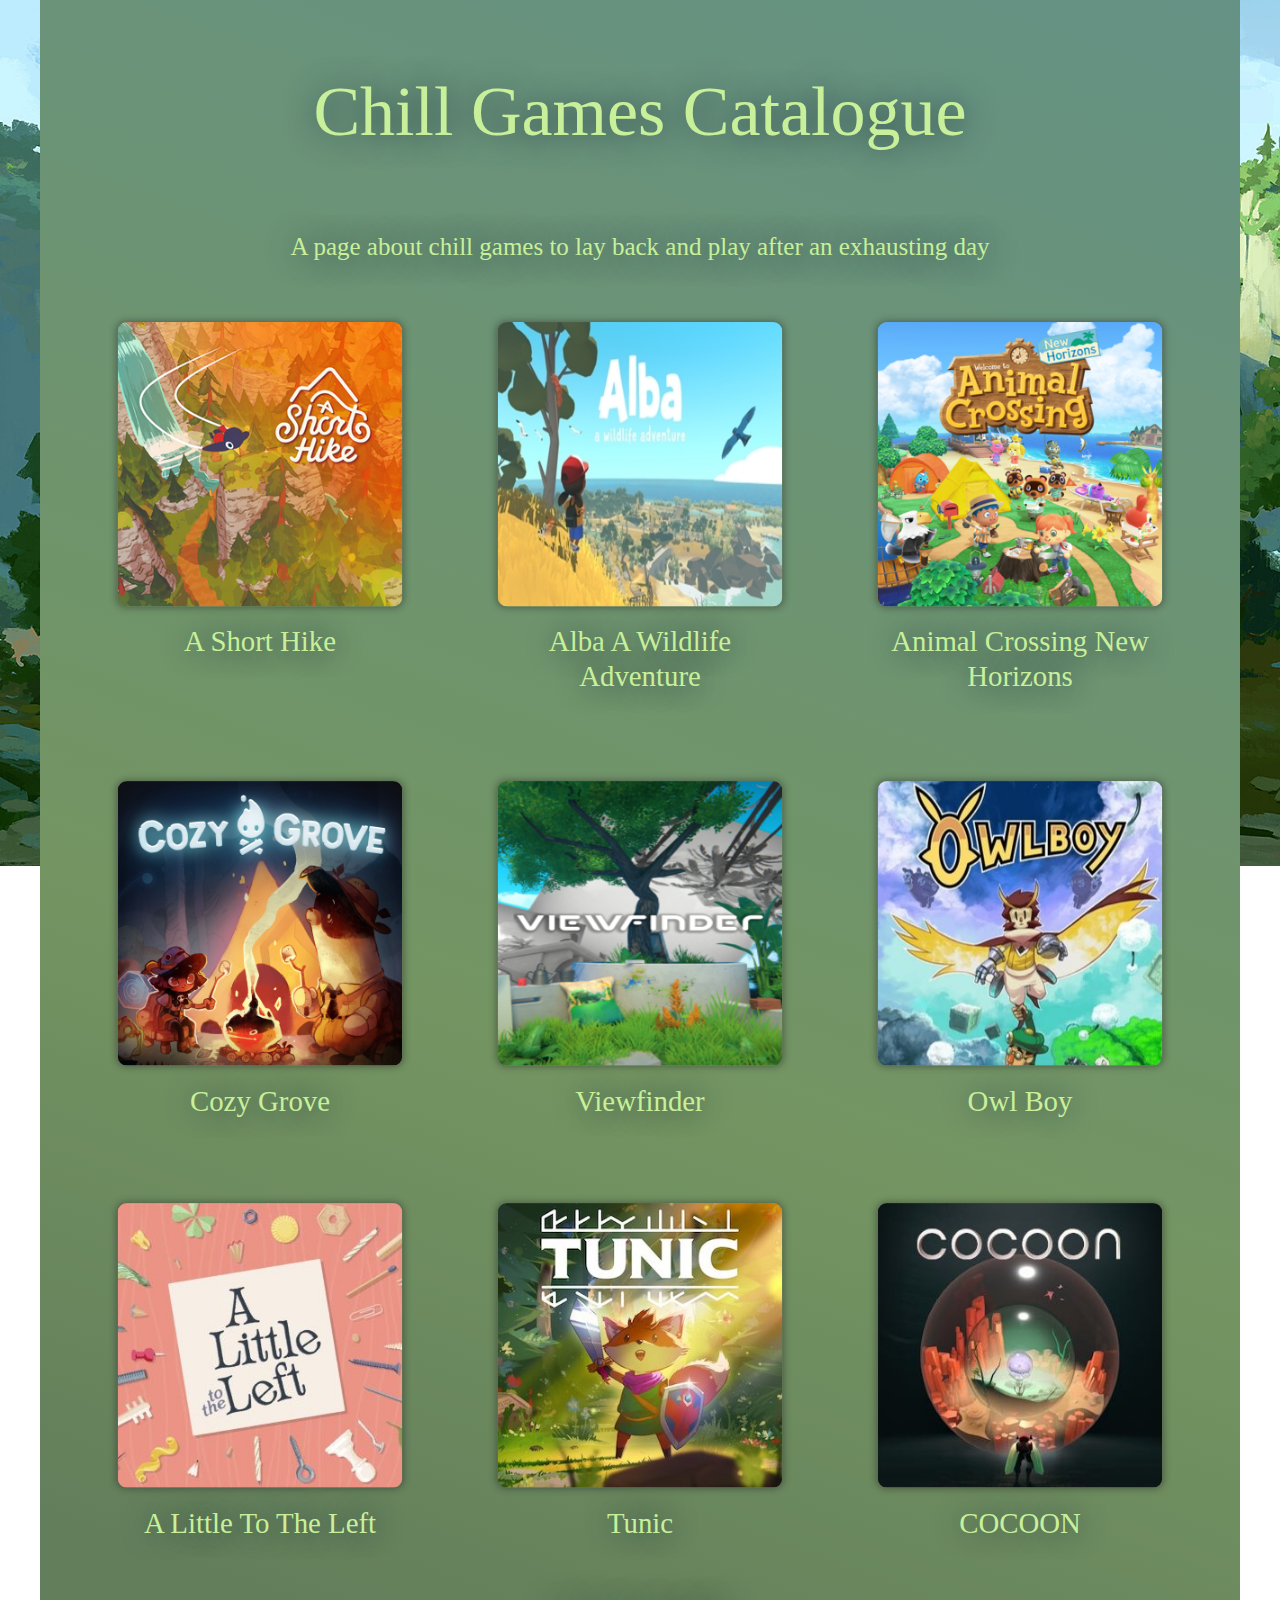
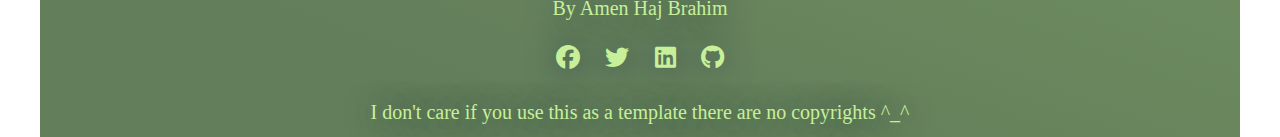
<file: html/index.html>
<!DOCTYPE html>
<html lang="en">

<head>
    <link rel="stylesheet" href="../css/style_index.css">
    <link rel="stylesheet" href="../css/bootstrap-grid.min.css">
    <link rel="stylesheet" href="../css/bootstrap.min.css">
    <link rel="stylesheet" href="../fontawesome-free-6.5.1-web/css/all.min.css">
    <script src="../js/bootstrap.bundle.js"></script>
    <script src="../js/bootstrap.min.js"></script>
    <meta charset="UTF-8">
    <meta name="viewport" content="width=device-width, initial-scale=1.0">
    <title>Chillax</title>
</head>

<body>
    <div class="midbg">
        <header>
            <h1 style="font-size: 70px;">Chill Games Catalogue</h1>
        </header>
        <h2 class="desc">A page about chill games to lay back and play after an exhausting day</h2>
        <div class="container">
            <div class="row text-center">
                <div class="col-xs-12 col-sm-12 col-lg-4 col-md-6"><a href="A_Short_Hike.html" target="_blank"><img
                            src="../images/A_Short_Hike.png" alt="A Short Hike"></a>
                    <a href="../html/A_Short_Hike.html" style="text-decoration: none;" target="_blank">
                        <h2>A Short Hike</h2>
                    </a>
                </div>
                <div class="col-xs-12 col-sm-12 col-lg-4 col-md-6"><a href="Alba.html" target="_blank"><img
                            src="../images/Alba_A_Wildlife_Adventure_Cover_Art.jpg" alt="Alba A Wildlife Adventure">
                    </a><a href="Alba.html" target="_blank" style="text-decoration: none;">
                        <h2>Alba A Wildlife Adventure</h2>
                    </a>
                </div>
                <div class="col-xs-12 col-sm-12 col-lg-4 col-md-6"><a href="acnh.html" target="_blank"><img
                            src="../images/Animal_Crossing_New_Horizons.jpg" alt="Animal Crossing"></a>
                    <a href="acnh.html" target="_blank" style="text-decoration: none;">
                        <h2>Animal Crossing New Horizons</h2>
                    </a>
                </div>
                <div class="col-xs-12 col-sm-12 col-lg-4 col-md-6"><a href="cozy_grove.html" target="_blank"><img
                            src="../images/CozyGrove_SquareImage.png" alt="CozyGrove"></a>
                    <a href="cozy_grove.html" target="_blank" style="text-decoration: none;">
                        <h2>Cozy Grove</h2>
                    </a>
                </div>
                <div class="col-xs-12 col-sm-12 col-lg-4 col-md-6"><a href="viewfinder.html" target="_blank"><img
                            src="../images/Viewfinder_video_game_cover.png" alt="Viewfinder"></a>
                    <a href="viewfinder.html" target="_blank" style="text-decoration: none;">
                        <h2>Viewfinder</h2>
                    </a>
                </div>
                <div class="col-xs-12 col-sm-12 col-lg-4 col-md-6"><a href="owl_boy.html" target="_blank"><img
                            src="../images/owl_boy.jpeg" alt="Owl Boy">
                    </a><a href="owl_boy.html" target="_blank" style="text-decoration: none;">
                        <h2>Owl Boy</h2>
                    </a>
                </div>
                <div class="col-xs-12 col-sm-12 col-lg-4 col-md-6"><a href="a_little_to_the_left.html"
                        target="_blank"><img src="../images/A_little_to_the_left.jpg" alt="A little to the left">
                    </a> <a href="a_little_to_the_left.html" target="_blank" style="text-decoration: none;">
                        <h2>A Little To The Left</h2>
                    </a>
                </div>
                <div class="col-xs-12 col-sm-12 col-lg-4 col-md-6"><a href="tunic.html" target="_blank"><img
                            src="../images/Tunic.jpg" alt="Tunic"></a>
                    <a href="tunic.html" target="_blank" style="text-decoration: none;">
                        <h2>Tunic</h2>
                    </a>
                </div>
                <div class="col-xs-12 col-sm-12 col-lg-4 col-md-12"><a href="cocoon.html" target="_blank"><img
                            src="../images/COCOON.jpg" alt="COCOON"></a>
                    <a href="cocoon.html" target="_blank" style="text-decoration: none;">
                        <h2>COCOON</h2>
                    </a>
                </div>
            </div>
        </div>
        <footer>
            <h5>By Amen Haj Brahim</h5>
            <div class="social-icons">
                <a href="#" target="_blank" class="icon"><i class="fab fa-facebook"></i></a>
                <a href="#" target="_blank" class="icon"><i class="fab fa-twitter"></i></a>
                <a href="https://www.linkedin.com/in/amen-haj-brahim-1a5882267/" target="_blank" class="icon"><i
                        class="fab fa-linkedin"></i></a>
                <a href="https://github.com/Amen-Haj-Brahim" target="_blank" class="icon"><i
                        class="fab fa-github"></i></a>
            </div>
            <br>
            <h5>I don't care if you use this as a template there are no copyrights ^_^</h5>
        </footer>
    </div>
</body>

</html>
</file>
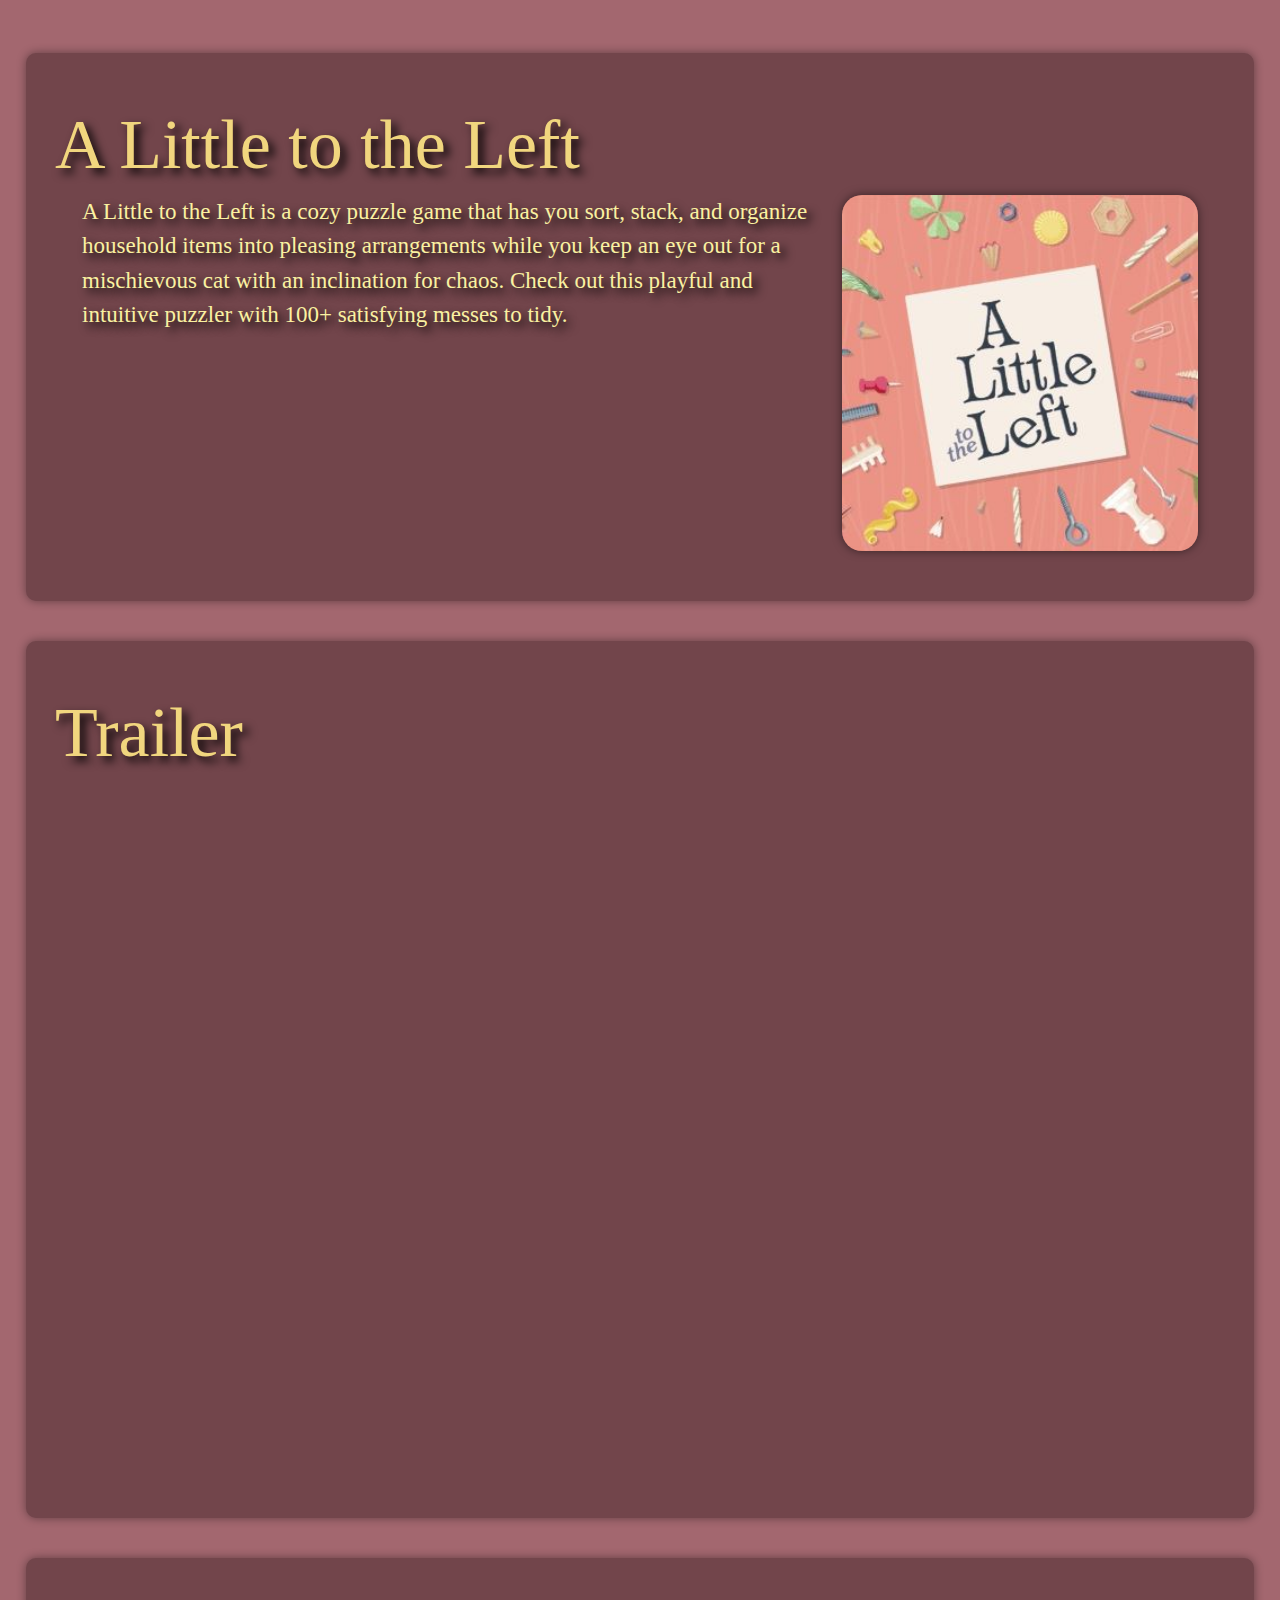
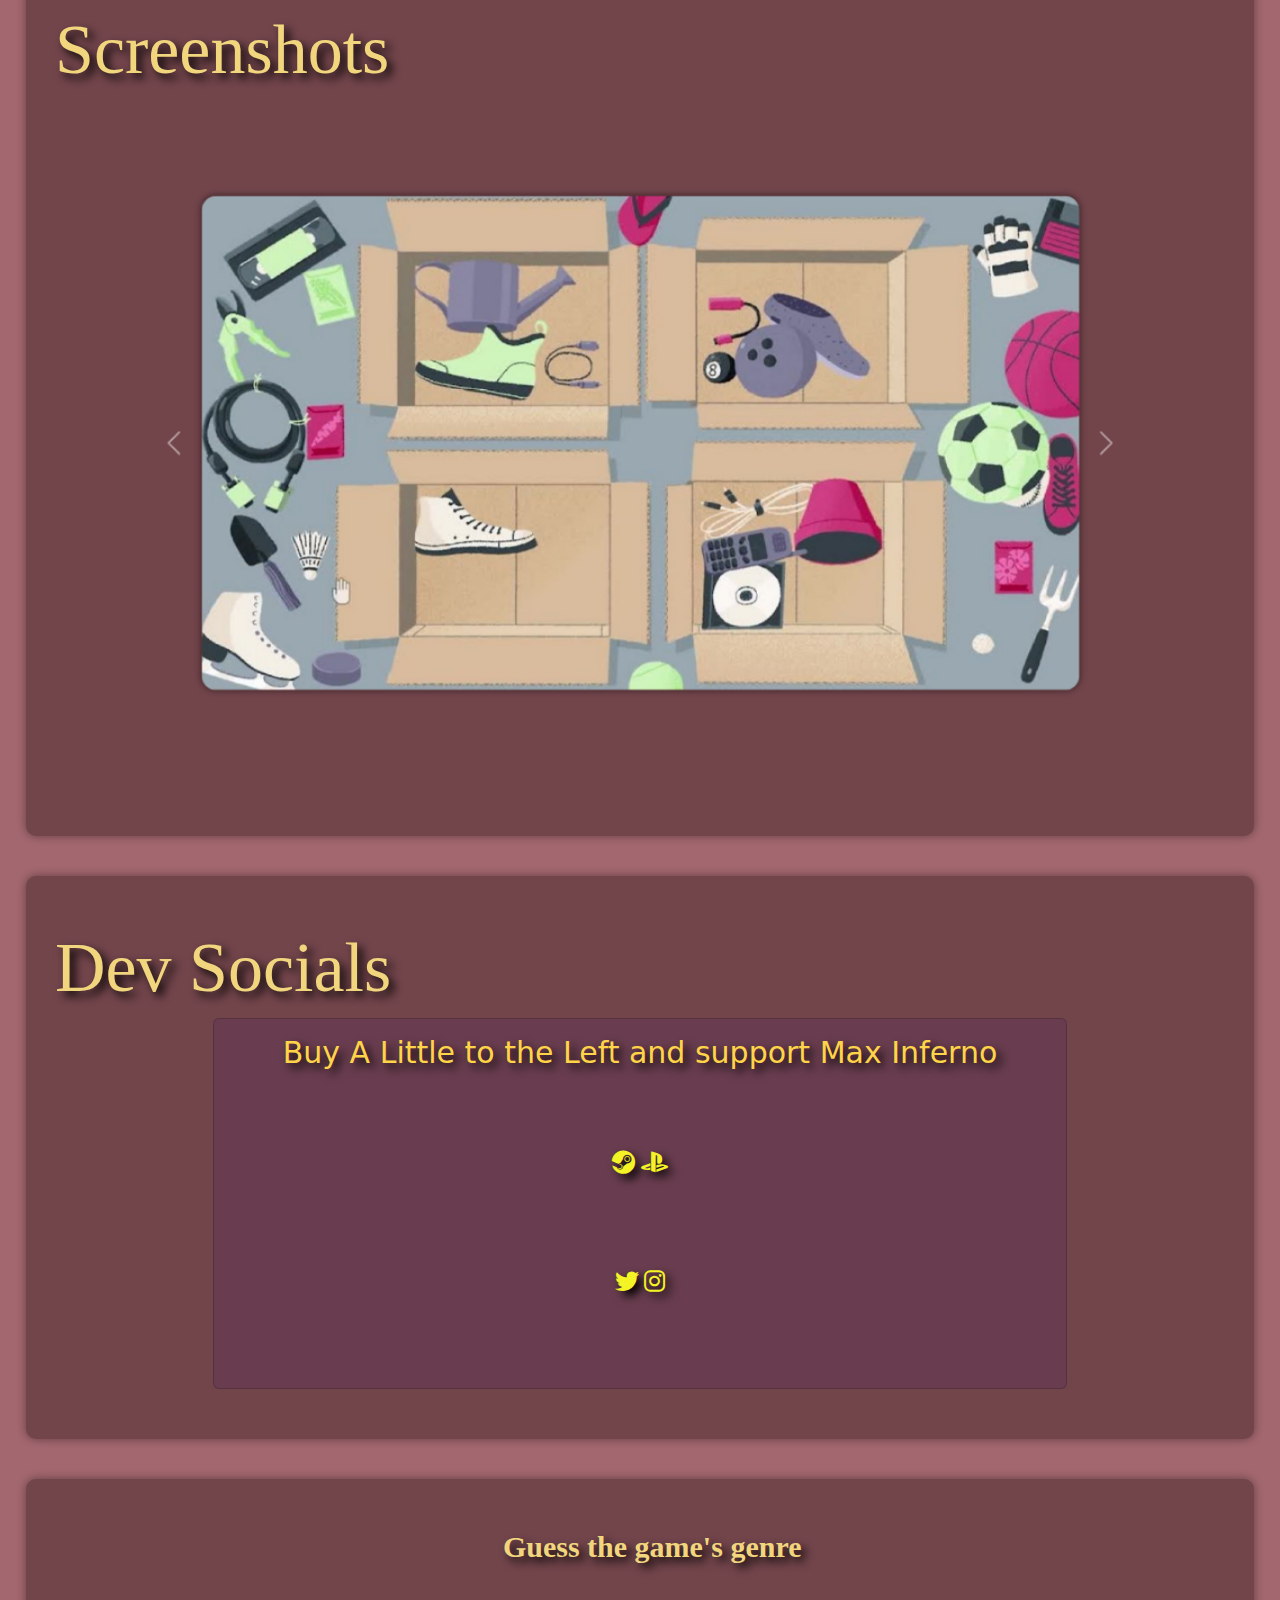
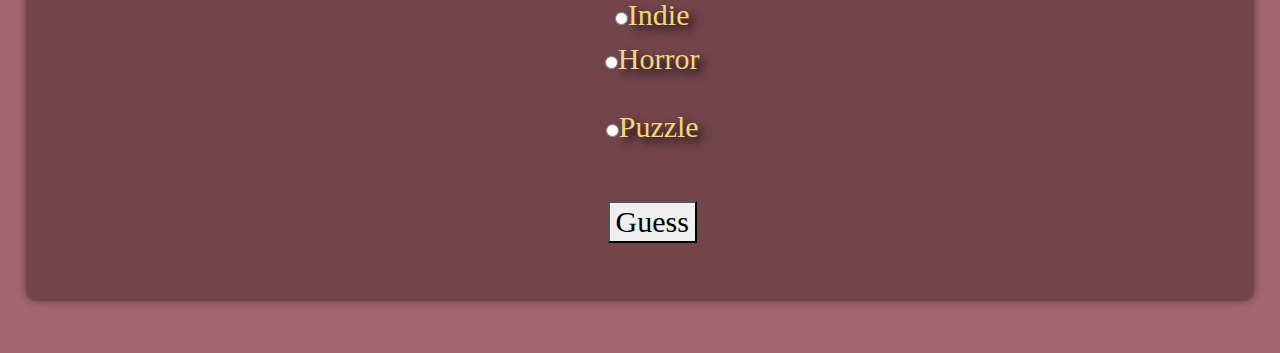
<file: html/a_little_to_the_left.html>
<!DOCTYPE html>
<html lang="en">

<head>
    <meta charset="UTF-8">
    <meta name="viewport" content="width=device-width, initial-scale=1.0">
    <link rel="stylesheet" href="../css/alttl.css">
    <link rel="stylesheet" href="../css/bootstrap-grid.min.css">
    <link rel="stylesheet" href="../css/bootstrap.min.css">
    <link rel="stylesheet" href="../fontawesome-free-6.5.1-web/css/all.min.css">
    <script src="../js/bootstrap.bundle.js"></script>
    <script src="../js/bootstrap.min.js"></script>
    <script src="../js/alttl.js"></script>
    <title>A Little to the Left</title>
</head>

<body>
    <div class="midbg">
        <section>
            <h2>A Little to the Left</h2>
            <div class="container">
                <div class="row">
                    <div class="col-8">
                        <p class="game-description">A Little to the Left is a cozy puzzle game that has you sort, stack,
                            and organize household items into pleasing arrangements while you keep an eye out for a
                            mischievous cat with an inclination for chaos. Check out this playful and intuitive puzzler
                            with 100+ satisfying messes to tidy.
                        </p>
                    </div>
                    <div class="col-4">
                        <img src="../images/A_little_to_the_left.jpg" class="game-img">
                    </div>
                </div>
            </div>
        </section>
        <section>
            <h2>Trailer</h2>
            <div class="if">
                <iframe class="responsive-iframe" width="560" height="315"
                    src="https://www.youtube.com/embed/zzrbTsfKVrg" title="YouTube video player" frameborder="0"
                    allow="accelerometer; autoplay; clipboard-write; encrypted-media; gyroscope; picture-in-picture; web-share"
                    allowfullscreen></iframe>
            </div>
        </section>
        <section class="carouselTest">
            <h2>Screenshots</h2>
            <div id="carouselExample" class="carousel slide">
                <div class="carousel-inner">
                    <div class="carousel-item active">
                        <img src="../images/galleries/a_little_to_the_left/1.jpg" class="d-block" alt="...">
                    </div>
                    <div class="carousel-item">
                        <img src="../images/galleries/a_little_to_the_left/2.png" class="d-block" alt="...">
                    </div>
                    <div class="carousel-item">
                        <img src="../images/galleries/a_little_to_the_left/3.png" class="d-block" alt="...">
                    </div>
                    <div class="carousel-item">
                        <img src="../images/galleries/a_little_to_the_left/4.webp" class="d-block" alt="...">
                    </div>
                </div>
                <button class="carousel-control-prev" type="button" data-bs-target="#carouselExample"
                    data-bs-slide="prev">
                    <span class="carousel-control-prev-icon" aria-hidden="true"></span>
                    <span class="visually-hidden">Previous</span>
                </button>
                <button class="carousel-control-next" type="button" data-bs-target="#carouselExample"
                    data-bs-slide="next">
                    <span class="carousel-control-next-icon" aria-hidden="true"></span>
                    <span class="visually-hidden">Next</span>
                </button>
            </div>
        </section>
        <section>
            <h2>Dev Socials</h2>
            <div class="mycard">
                <div class="card" style="width:70%;background-color:rgb(105, 61, 79)">
                    <div class="card-body">
                        <h3 class="card-title" style="color: rgb(255, 212, 72);">Buy A Little to the Left and support
                            Max Inferno
                        </h3>
                        <p class="card-text">
                        </p>
                        <div class="social-icons">
                            <a href="https://store.steampowered.com/app/1629520/A_Little_to_the_Left/"
                                target="_blank"><i class="fa-brands fa-steam icon"></i></a>
                            <a href="https://store.playstation.com/en-us/product/UP7076-PPSA17847_00-ALITTLETOTHELEFT"
                                target="_blank"><i class="fa-brands fa-playstation icon"></i></a>
                            <br>
                            <a href="https://twitter.com/maxinfernogames?lang=en" target="_blank" class="icon"><i
                                    class="fab fa-twitter"></i></a>
                            <a href="https://www.instagram.com/maxinfernogames/?hl=en" target="_blank" class="icon"><i
                                    class="fa-brands fa-instagram"></i></a>
                        </div>
                    </div>
                </div>
            </div>
        </section>
        <section>
            <h3><b>Guess the game's genre</b></h3>
            <br>
            <h3><label for="guess"><input type="radio" name="c1" id="choice3" required value="c3">Indie</label>
            </h3>
            <h3><label for="guess"><input type="radio" name="c1" id="choice2" required value="c2">Horror</label>
            </h3>
            <br>
            <h3><label for="guess"><input type="radio" name="c1" id="choice1" required value="c1">Puzzle</label></h3>
            <br>
            <br>
            <h3><button type="button" onclick="guess()">Guess</button></h3>
            <h3 id="result"></h3>
        </section>
    </div>
    <!-------------------------------------------------------------------->
</body>

</html>
</file>
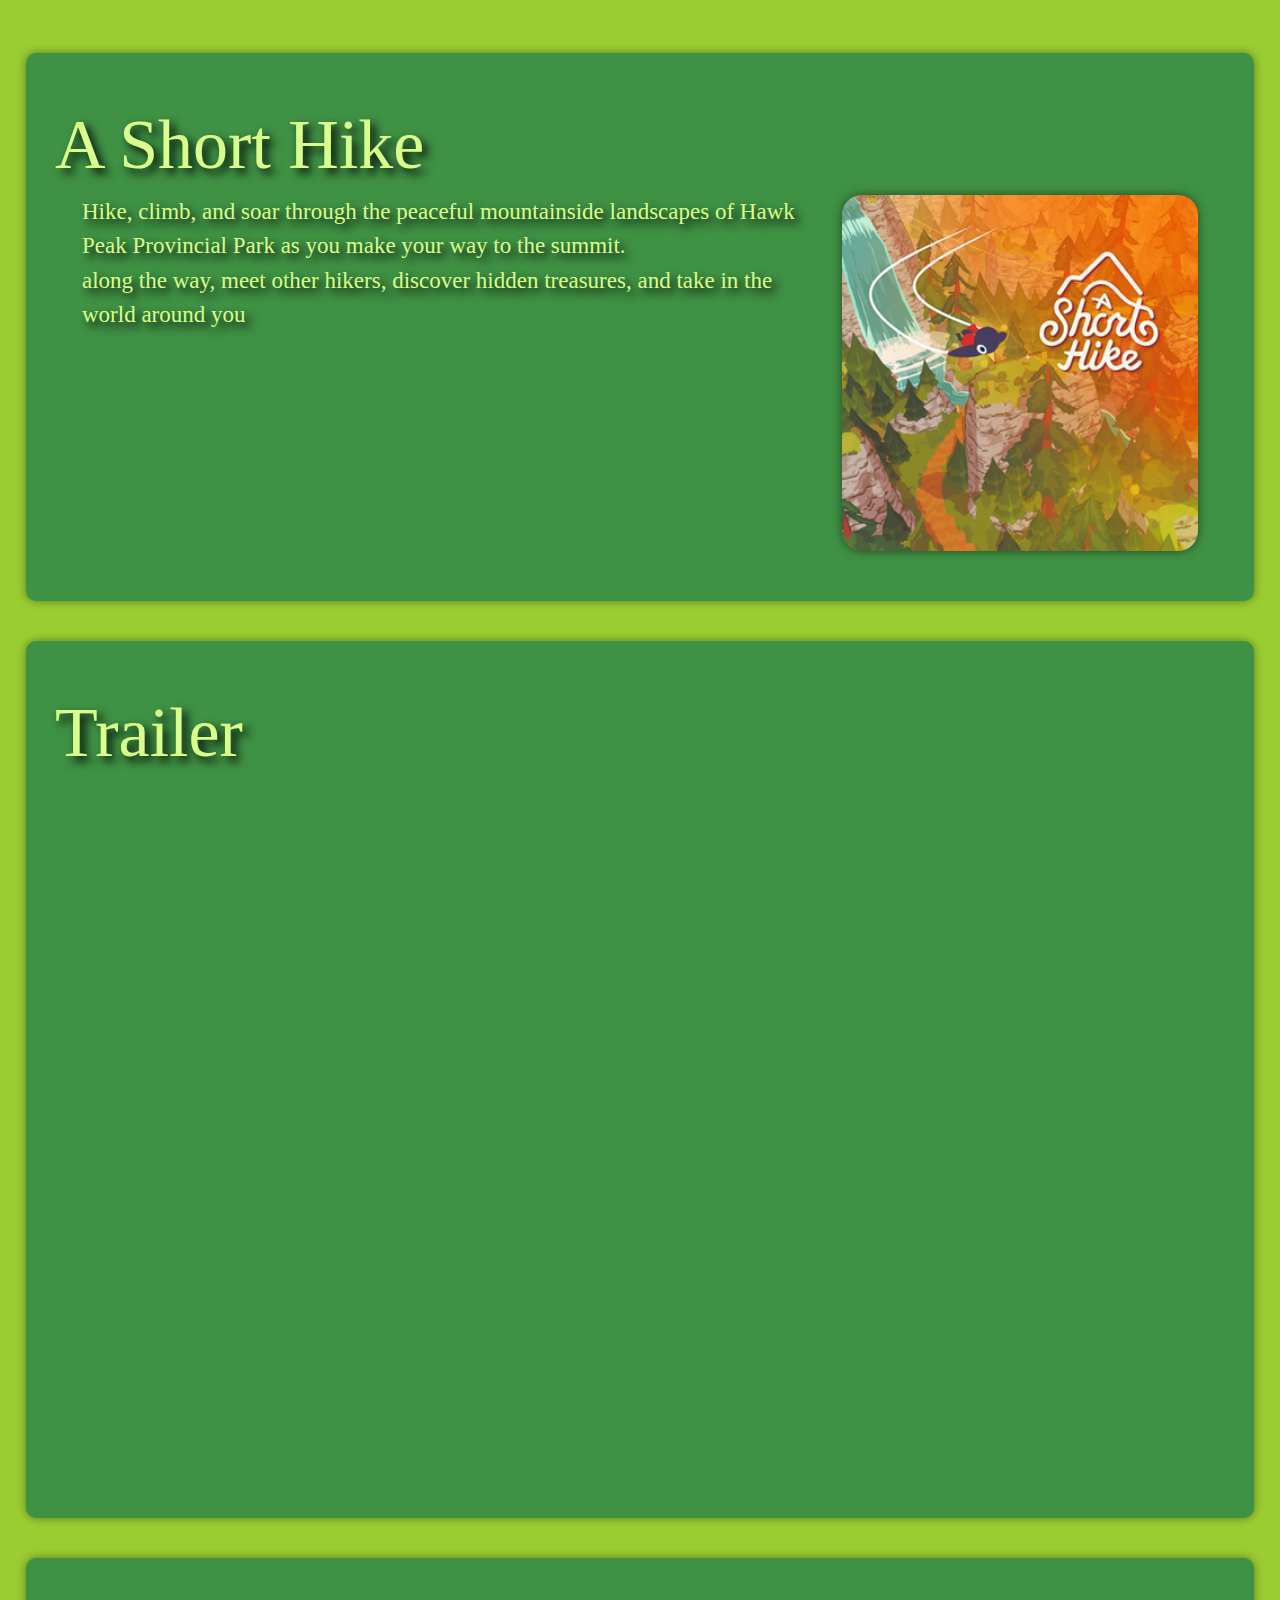
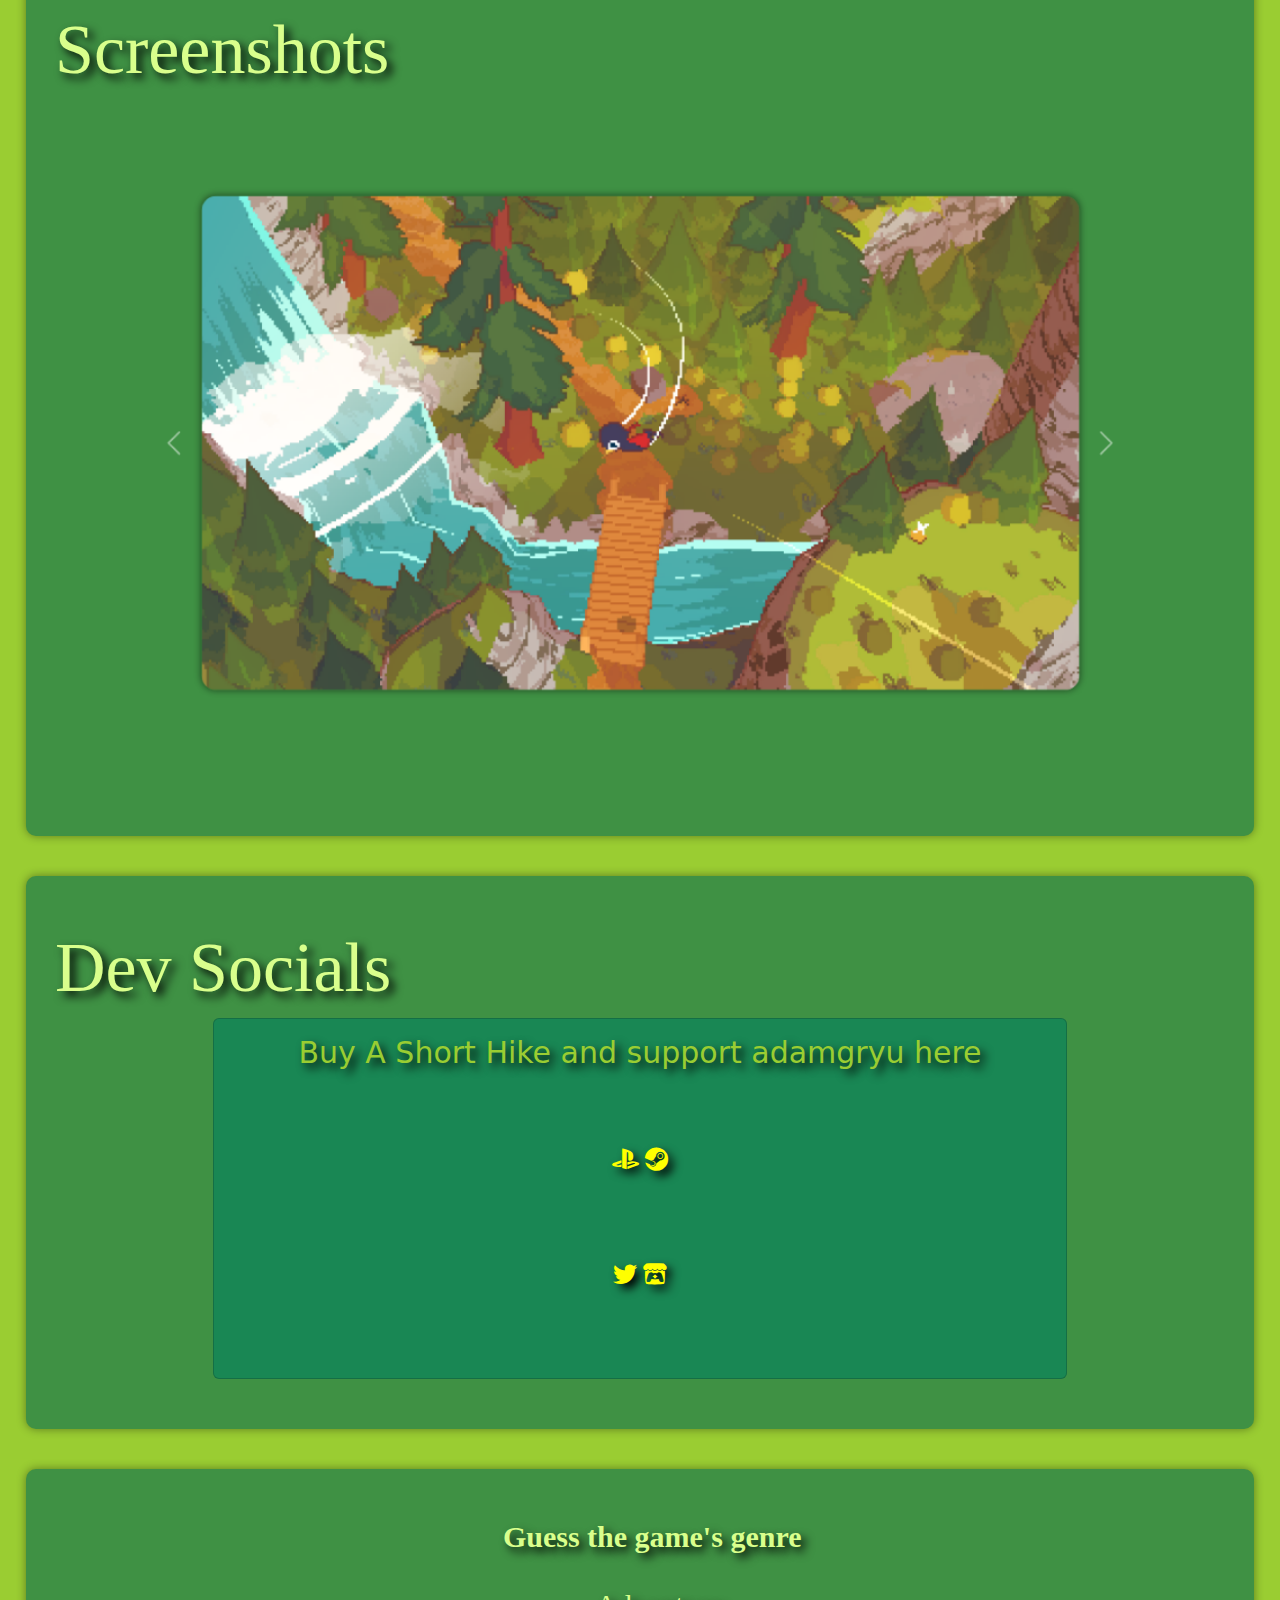
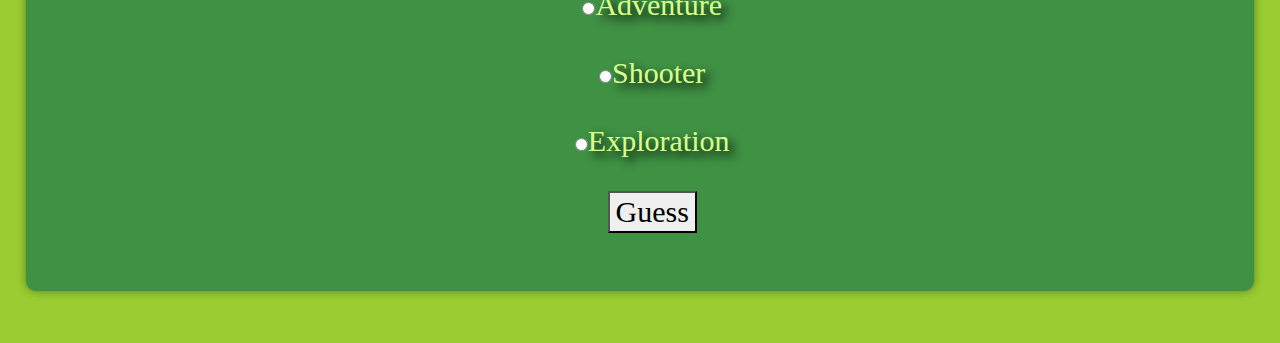
<file: html/A_Short_Hike.html>
<!DOCTYPE html>
<html lang="en">

<head>
    <meta charset="UTF-8">
    <meta name="viewport" content="width=device-width, initial-scale=1.0">
    <link rel="stylesheet" href="../css/a_short_hike.css">
    <link rel="stylesheet" href="../css/bootstrap-grid.min.css">
    <link rel="stylesheet" href="../css/bootstrap.min.css">
    <link rel="stylesheet" href="../fontawesome-free-6.5.1-web/css/all.min.css">
    <script src="../js/bootstrap.bundle.js"></script>
    <script src="../js/bootstrap.min.js"></script>
    <script src="../js/a_short_hike.js"></script>
    <title>A Short Hike</title>
</head>

<body>
    <div class="midbg">
        <section>
            <h2>A Short Hike</h2>
            <div class="container">
                <div class="row">
                    <div class="col-8">
                        <p class="game-description">Hike, climb, and soar through the peaceful mountainside
                            landscapes
                            of
                            Hawk
                            Peak
                            Provincial Park as you make your way to the summit.
                            <br>along the way, meet other hikers,
                            discover hidden treasures, and take in the world around you
                        </p>
                    </div>
                    <div class="col-4">
                        <img src="../images/A_Short_Hike.png" class="game-img">
                    </div>
                </div>
            </div>
        </section>
        <section>
            <h2>Trailer</h2>
            <div class="if">
                <iframe class="responsive-iframe" width="560" height="315"
                    src="https://www.youtube.com/embed/usBVx4J4CUM?si=-uLHB8X71BJ9XwJA" title="YouTube video player"
                    frameborder="0"
                    allow="accelerometer; autoplay; clipboard-write; encrypted-media; gyroscope; picture-in-picture; web-share"
                    allowfullscreen></iframe>
            </div>
        </section>
        <section class="carouselTest">
            <h2>Screenshots</h2>
            <div id="carouselExample" class="carousel slide">
                <div class="carousel-inner">
                    <div class="carousel-item active">
                        <img src="../images/galleries/a_short_hike/1.png" class="d-block" alt="...">
                    </div>
                    <div class="carousel-item">
                        <img src="../images/galleries/a_short_hike/2.jpg" class="d-block" alt="...">
                    </div>
                    <div class="carousel-item">
                        <img src="../images/galleries/a_short_hike/3.jpg" class="d-block" alt="...">
                    </div>
                    <div class="carousel-item">
                        <img src="../images/galleries/a_short_hike/4.jpg" class="d-block" alt="...">
                    </div>
                    <div class="carousel-item">
                        <img src="../images/galleries/a_short_hike/5.jpg" class="d-block" alt="...">
                    </div>
                    <div class="carousel-item">
                        <img src="../images/galleries/a_short_hike/6.jpg" class="d-block" alt="...">
                    </div>
                    <div class="carousel-item">
                        <img src="../images/galleries/a_short_hike/7.jpg" class="d-block" alt="...">
                    </div>
                    <div class="carousel-item">
                        <img src="../images/galleries/a_short_hike/8.jpg" class="d-block" alt="...">
                    </div>

                </div>
                <button class="carousel-control-prev" type="button" data-bs-target="#carouselExample"
                    data-bs-slide="prev">
                    <span class="carousel-control-prev-icon" aria-hidden="true"></span>
                    <span class="visually-hidden">Previous</span>
                </button>
                <button class="carousel-control-next" type="button" data-bs-target="#carouselExample"
                    data-bs-slide="next">
                    <span class="carousel-control-next-icon" aria-hidden="true"></span>
                    <span class="visually-hidden">Next</span>
                </button>
            </div>
        </section>
        <section>
            <h2>Dev Socials</h2>
            <div class="mycard">
                <div class="card bg-success" style="width:70%">
                    <div class="card-body">
                        <h3 class="card-title" style="color: yellowgreen;">Buy A Short Hike and support adamgryu here
                        </h3>
                        <p class="card-text">
                        </p>
                        <div class="social-icons">
                            <a href="https://store.playstation.com/en-us/product/UP7124-CUSA29611_00-5721900664542776" target="_blank"><i
                                    class="fa-brands fa-playstation icon"></i></a>
                            <a href="https://store.steampowered.com/app/1055540/A_Short_Hike/" target="_blank"><i
                                    class="fa-brands fa-steam icon"></i></a>
                            <br>
                            <a href="https://twitter.com/adamgryu" target="_blank" class="icon"><i
                                    class="fab fa-twitter"></i></a>
                            <a href="https://adamgryu.itch.io/" target="_blank" class="icon"><i
                                    class="fa-brands fa-itch-io"></i></a>
                        </div>
                    </div>
                </div>
            </div>
        </section>
        <section>
            <h3><b>Guess the game's genre</b></h3>
            <br>
            <h3><label for="guess"><input type="radio" name="c1" id="choice1" required value="c1">Adventure</label></h3>
            <br>
            <h3><label for="guess"><input type="radio" name="c1" id="choice2" required value="c2">Shooter</label></h3>
            <br>
            <h3><label for="guess"><input type="radio" name="c1" id="choice3" required value="c3">Exploration</label></h3>
            <br>
            <h3><button type="button" onclick="guess()">Guess</button></h3>
            <h3 id="result"></h3>
        </section>
    </div>
    <!-------------------------------------------------------------------->
</body>

</html>
</file>
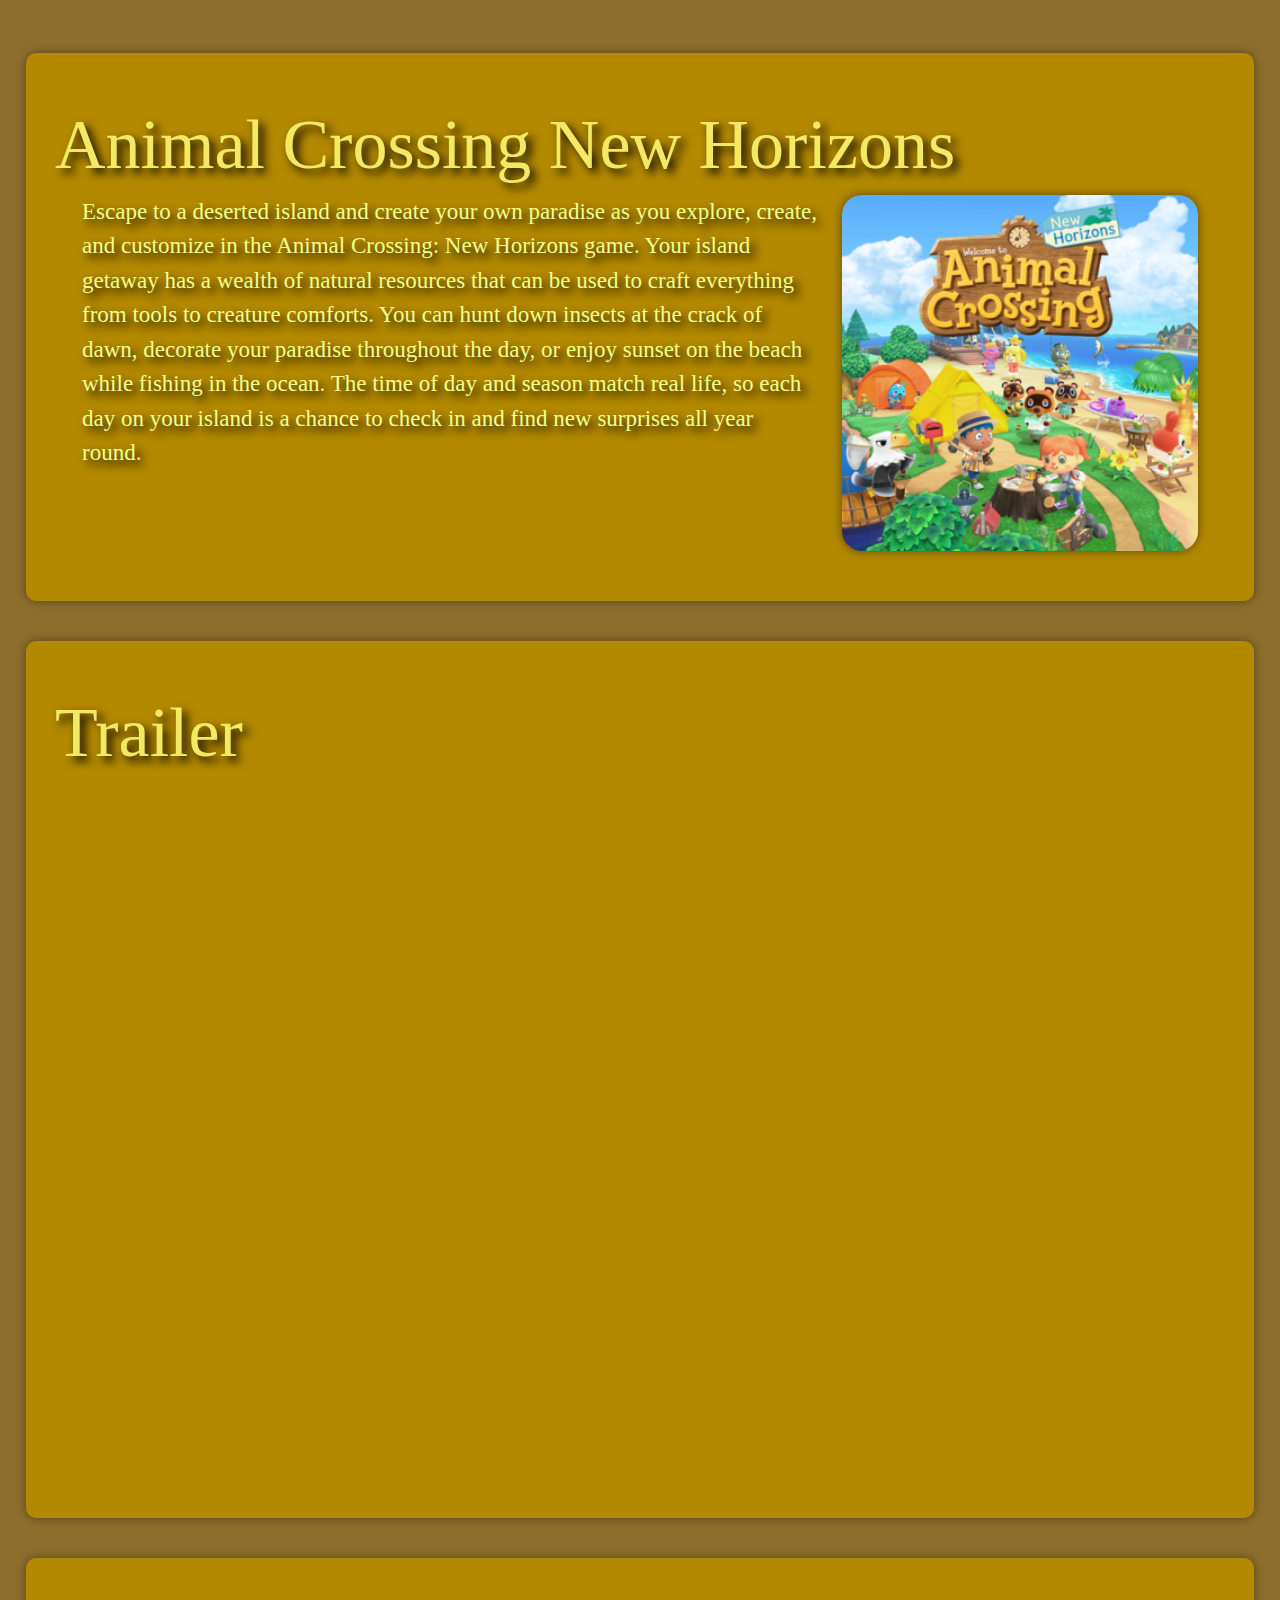
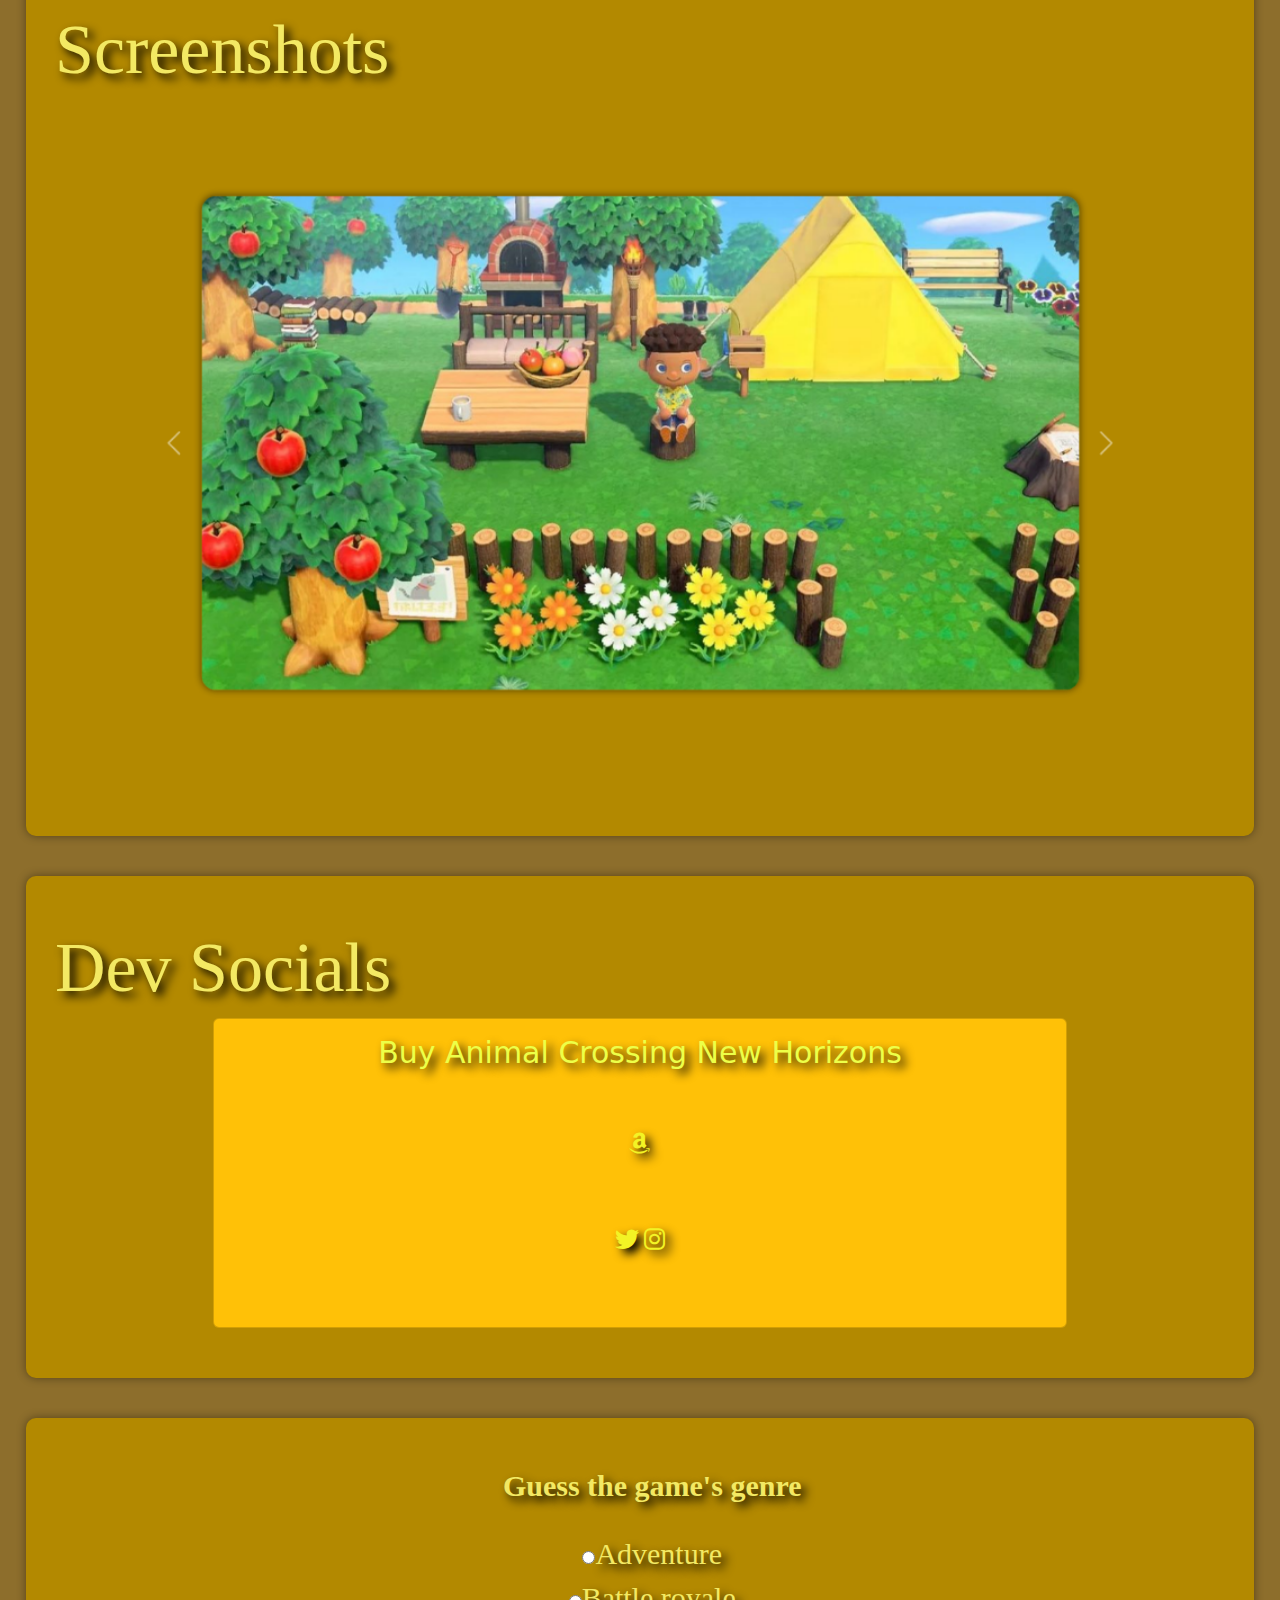
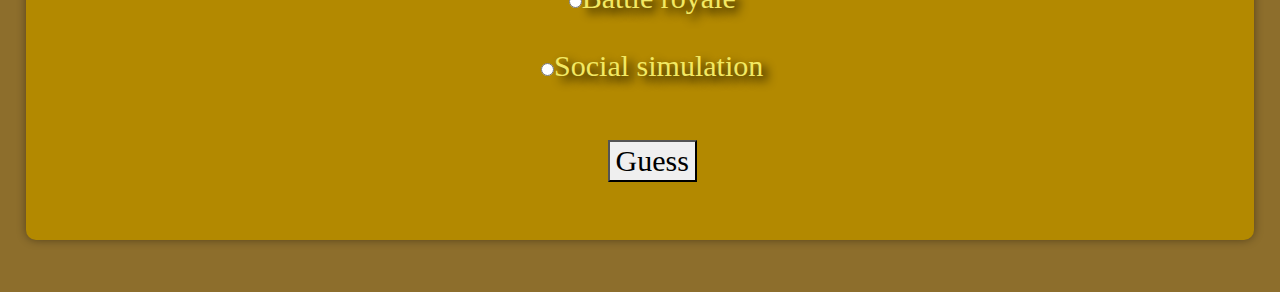
<file: html/acnh.html>
<!DOCTYPE html>
<html lang="en">

<head>
    <meta charset="UTF-8">
    <meta name="viewport" content="width=device-width, initial-scale=1.0">
    <link rel="stylesheet" href="../css/acnh.css">
    <link rel="stylesheet" href="../css/bootstrap-grid.min.css">
    <link rel="stylesheet" href="../css/bootstrap.min.css">
    <link rel="stylesheet" href="../fontawesome-free-6.5.1-web/css/all.min.css">
    <script src="../js/bootstrap.bundle.js"></script>
    <script src="../js/bootstrap.min.js"></script>
    <script src="../js/acnh.js"></script>
    <title>Animal Crossing New Horizons</title>
</head>

<body>
    <div class="midbg">
        <section>
            <h2>Animal Crossing New Horizons</h2>
            <div class="container">
                <div class="row">
                    <div class="col-8">
                        <p class="game-description">Escape to a deserted island and create your own paradise as you
                            explore, create, and customize in the Animal Crossing: New Horizons game. Your island
                            getaway has a wealth of natural resources that can be used to craft everything from tools to
                            creature comforts. You can hunt down insects at the crack of dawn, decorate your paradise
                            throughout the day, or enjoy sunset on the beach while fishing in the ocean. The time of day
                            and season match real life, so each day on your island is a chance to check in and find new
                            surprises all year round.
                        </p>
                    </div>
                    <div class="col-4">
                        <img src="../images/Animal_Crossing_New_Horizons.jpg" class="game-img">
                    </div>
                </div>
            </div>
        </section>
        <section>
            <h2>Trailer</h2>
            <div class="if">
                <iframe class="responsive-iframe" width="560" height="315"
                    src="https://www.youtube.com/embed/_3YNL0OWio0" title="YouTube video player" frameborder="0"
                    allow="accelerometer; autoplay; clipboard-write; encrypted-media; gyroscope; picture-in-picture; web-share"
                    allowfullscreen></iframe>
            </div>
        </section>
        <section class="carouselTest">
            <h2>Screenshots</h2>
            <div id="carouselExample" class="carousel slide">
                <div class="carousel-inner">
                    <div class="carousel-item active">
                        <img src="../images/galleries/acnh/2.jpg" class="d-block" alt="...">
                    </div>
                    <div class="carousel-item">
                        <img src="../images/galleries/acnh/3.jpg" class="d-block" alt="...">
                    </div>
                    <div class="carousel-item">
                        <img src="../images/galleries/acnh/4.jpg" class="d-block" alt="...">
                    </div>
                </div>
                <button class="carousel-control-prev" type="button" data-bs-target="#carouselExample"
                    data-bs-slide="prev">
                    <span class="carousel-control-prev-icon" aria-hidden="true"></span>
                    <span class="visually-hidden">Previous</span>
                </button>
                <button class="carousel-control-next" type="button" data-bs-target="#carouselExample"
                    data-bs-slide="next">
                    <span class="carousel-control-next-icon" aria-hidden="true"></span>
                    <span class="visually-hidden">Next</span>
                </button>
            </div>
        </section>
        <section>
            <h2>Dev Socials</h2>
            <div class="mycard">
                <div class="card bg-warning" style="width:70%">
                    <div class="card-body">
                        <h3 class="card-title" style="color: rgb(237, 255, 72);">Buy Animal Crossing New Horizons
                        </h3>
                        <p class="card-text">
                        </p>
                        <div class="social-icons">
                            <a href="https://www.amazon.com/Animal-Crossing-New-Horizons-Nintendo-Switch/dp/B07SL6ZXBL"
                                target="_blank"><i class="fa-brands fa-amazon icon"></i></a>
                            <br>
                            <a href="https://twitter.com/NintendoAmerica" target="_blank" class="icon"><i
                                    class="fab fa-twitter"></i></a>
                            <a href="https://www.instagram.com/nintendoamerica/?hl=en" target="_blank" class="icon"><i
                                    class="fa-brands fa-instagram"></i></a>
                        </div>
                    </div>
                </div>
            </div>
        </section>
        <section>
            <h3><b>Guess the game's genre</b></h3>
            <br>
            <h3><label for="guess"><input type="radio" name="c1" id="choice3" required value="c3">Adventure</label>
            </h3>
            <h3><label for="guess"><input type="radio" name="c1" id="choice2" required value="c2">Battle royale</label>
            </h3>
            <br>
            <h3><label for="guess"><input type="radio" name="c1" id="choice1" required value="c1">Social
                    simulation</label></h3>
            <br>
            <br>
            <h3><button type="button" onclick="guess()">Guess</button></h3>
            <h3 id="result"></h3>
        </section>
    </div>
    <!-------------------------------------------------------------------->
</body>

</html>
</file>
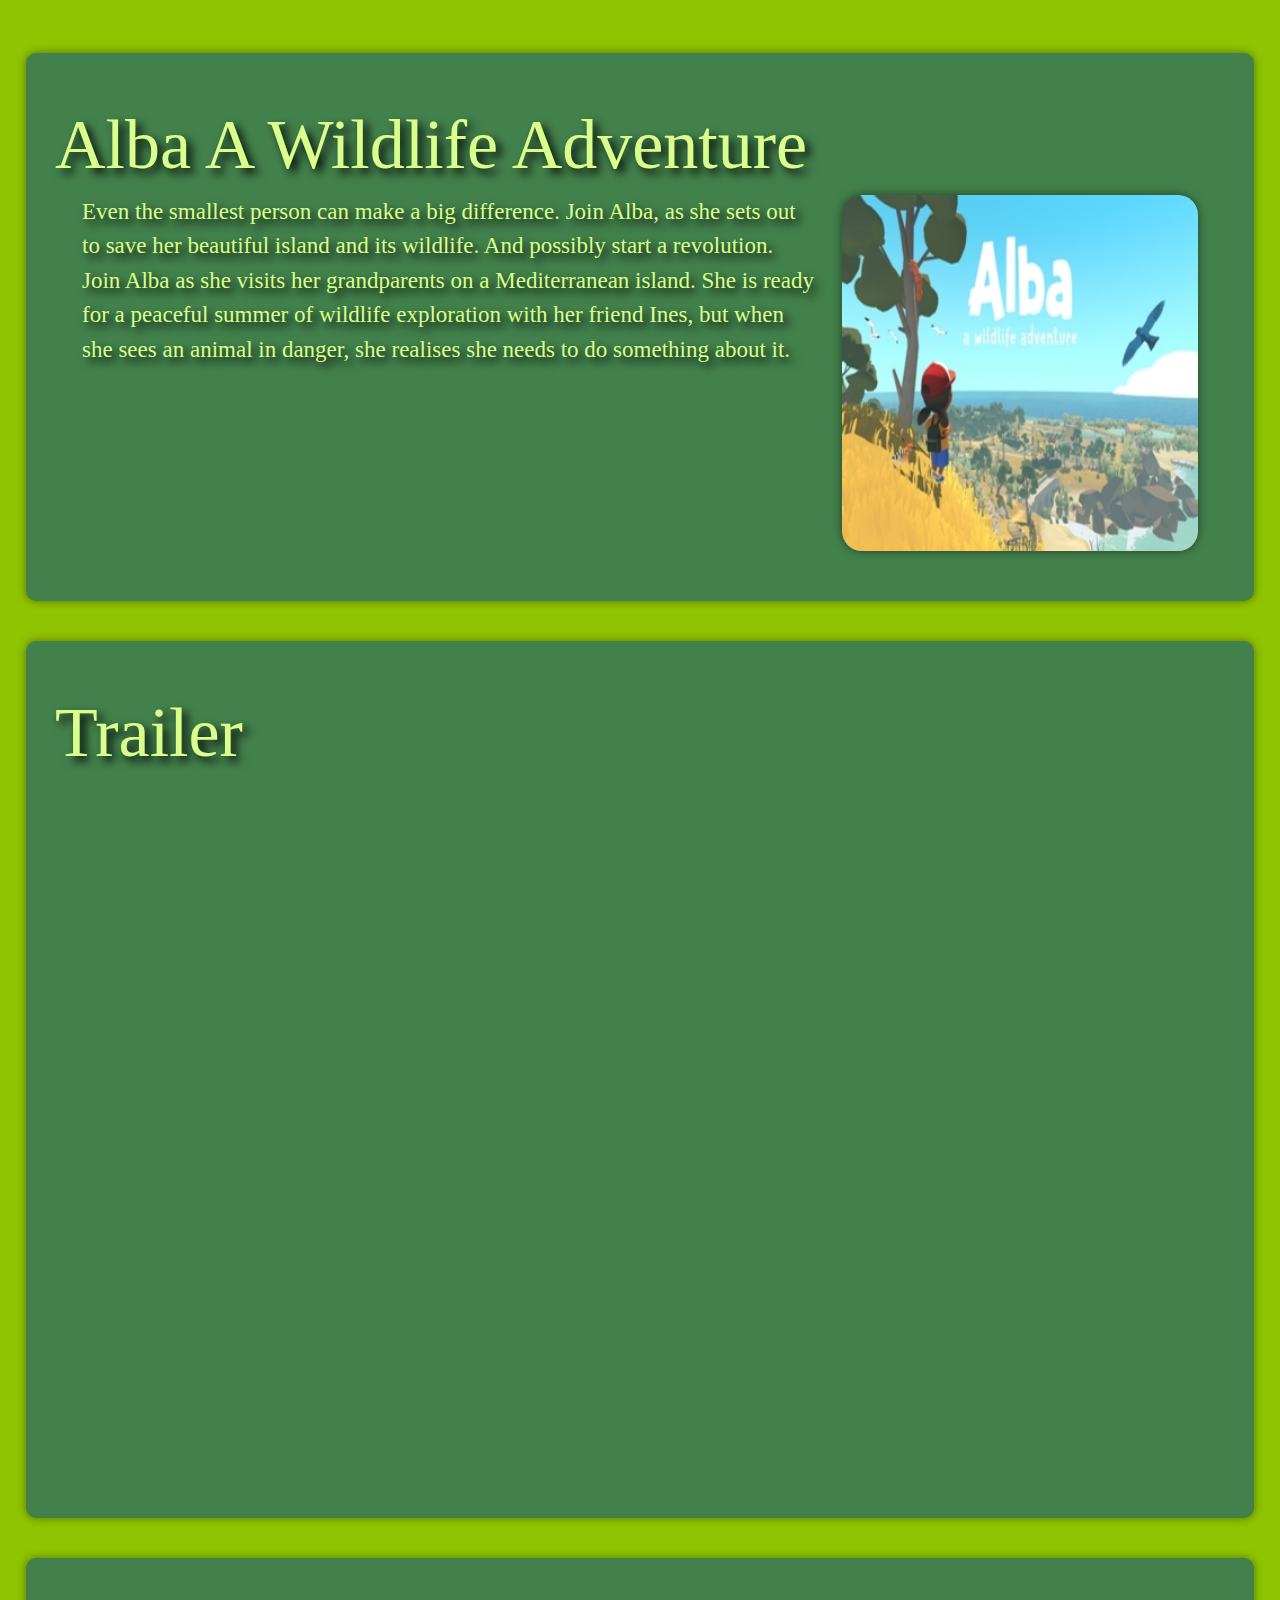
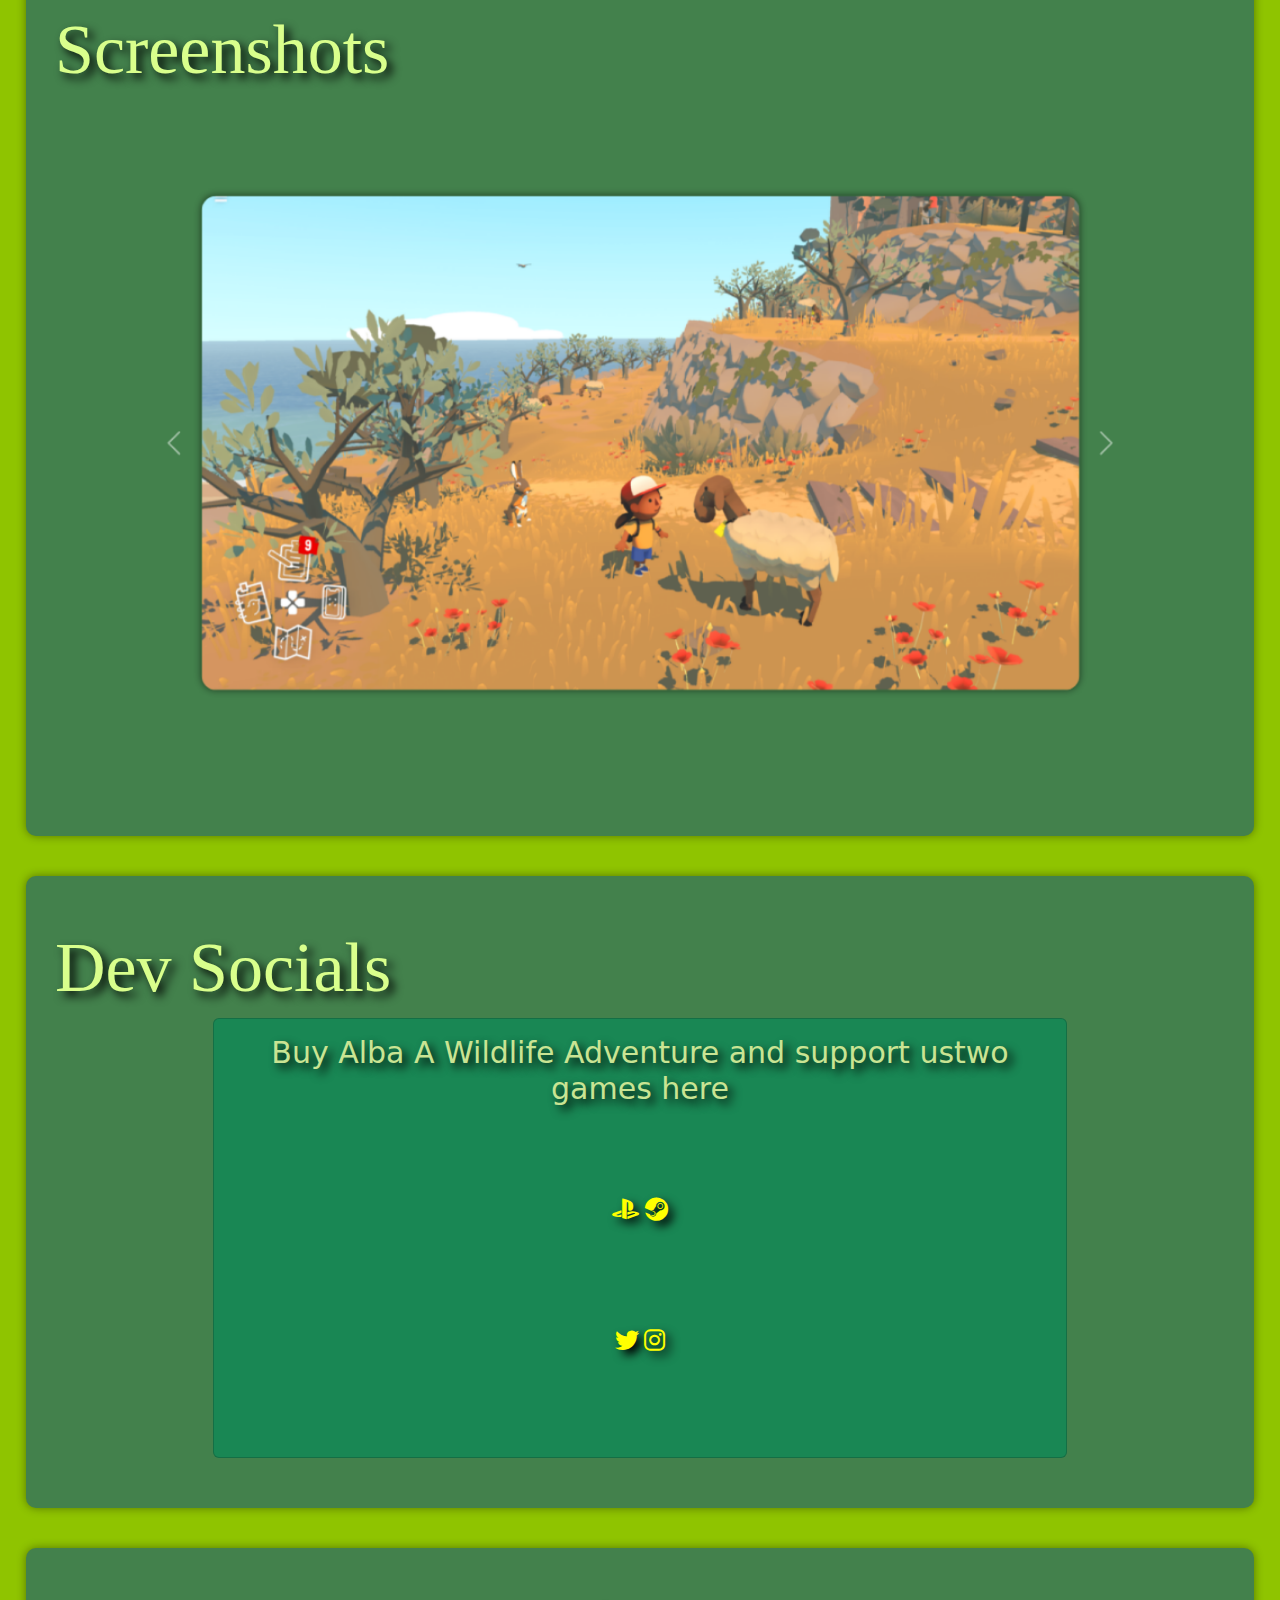
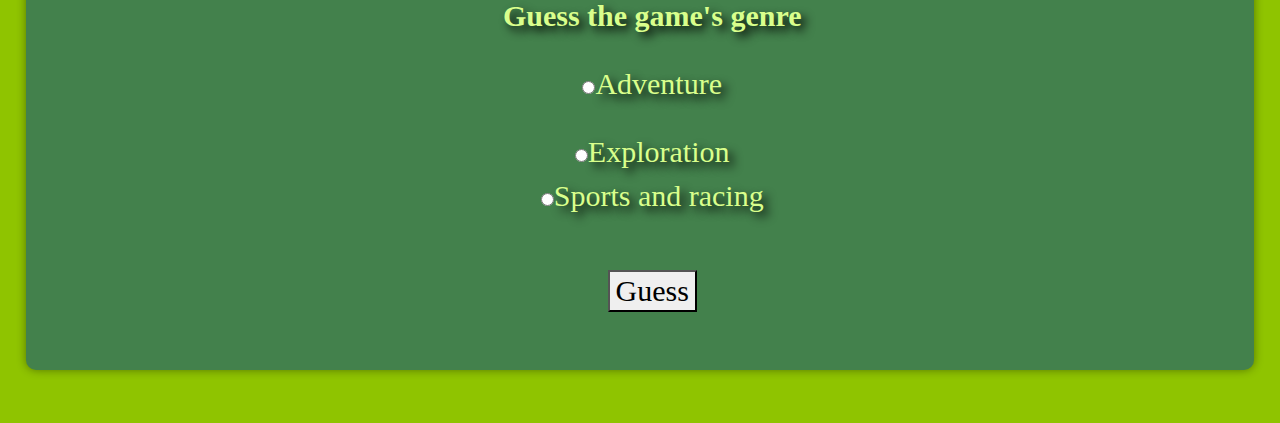
<file: html/Alba.html>
<!DOCTYPE html>
<html lang="en">

<head>
    <meta charset="UTF-8">
    <meta name="viewport" content="width=device-width, initial-scale=1.0">
    <link rel="stylesheet" href="../css/alba.css">
    <link rel="stylesheet" href="../css/bootstrap-grid.min.css">
    <link rel="stylesheet" href="../css/bootstrap.min.css">
    <link rel="stylesheet" href="../fontawesome-free-6.5.1-web/css/all.min.css">
    <script src="../js/bootstrap.bundle.js"></script>
    <script src="../js/bootstrap.min.js"></script>
    <script src="../js/alba.js"></script>
    <title>Alba A Wildlife Adventure</title>
</head>

<body>
    <div class="midbg">
        <section>
            <h2>Alba A Wildlife Adventure</h2>
            <div class="container">
                <div class="row">
                    <div class="col-8">
                        <p class="game-description">Even the smallest person can make a big difference.
                            Join Alba, as she sets out to save her beautiful island and its wildlife.
                            And possibly start a revolution.
                            <br>
                            Join Alba as she visits her grandparents on a Mediterranean island. She is ready for a
                            peaceful summer of wildlife exploration with her friend Ines, but when she sees an animal in
                            danger, she realises she needs to do something about it.
                        </p>
                    </div>
                    <div class="col-4">
                        <img src="../images/Alba_A_Wildlife_Adventure_Cover_Art.jpg" class="game-img">
                    </div>
                </div>
            </div>
        </section>
        <section>
            <h2>Trailer</h2>
            <div class="if">
                <iframe class="responsive-iframe" width="560" height="315"
                    src="https://www.youtube.com/embed/a-Eu9WE3grA?si=CsmmtDU5Ewm93Wrm" title="YouTube video player"
                    frameborder="0"
                    allow="accelerometer; autoplay; clipboard-write; encrypted-media; gyroscope; picture-in-picture; web-share"
                    allowfullscreen></iframe>
            </div>
        </section>
        <section class="carouselTest">
            <h2>Screenshots</h2>
            <div id="carouselExample" class="carousel slide">
                <div class="carousel-inner">
                    <div class="carousel-item active">
                        <img src="../images/galleries/alba/1.png" class="d-block" alt="...">
                    </div>
                    <div class="carousel-item">
                        <img src="../images/galleries/alba/2.jpg" class="d-block" alt="...">
                    </div>
                    <div class="carousel-item">
                        <img src="../images/galleries/alba/3.jpg" class="d-block" alt="...">
                    </div>
                    <div class="carousel-item">
                        <img src="../images/galleries/alba/4.png" class="d-block" alt="...">
                    </div>
                    <div class="carousel-item">
                        <img src="../images/galleries/alba/5.jpg" class="d-block" alt="...">
                    </div>
                </div>
                <button class="carousel-control-prev" type="button" data-bs-target="#carouselExample"
                    data-bs-slide="prev">
                    <span class="carousel-control-prev-icon" aria-hidden="true"></span>
                    <span class="visually-hidden">Previous</span>
                </button>
                <button class="carousel-control-next" type="button" data-bs-target="#carouselExample"
                    data-bs-slide="next">
                    <span class="carousel-control-next-icon" aria-hidden="true"></span>
                    <span class="visually-hidden">Next</span>
                </button>
            </div>
        </section>
        <section>
            <h2>Dev Socials</h2>
            <div class="mycard">
                <div class="card bg-success" style="width:70%">
                    <div class="card-body">
                        <h3 class="card-title" style="color: rgb(201, 228, 147);">Buy Alba A Wildlife Adventure and
                            support
                            ustwo games here
                        </h3>
                        <p class="card-text">
                        </p>
                        <div class="social-icons">
                            <a href="https://store.playstation.com/en-us/product/UP1309-PPSA03132_00-ALBAADVENTUREPS5" target="_blank"><i
                                    class="fa-brands fa-playstation icon"></i></a>
                            <a href="https://store.steampowered.com/app/1337010/Alba_A_Wildlife_Adventure/" target="_blank"><i
                                    class="fa-brands fa-steam icon"></i></a>
                            <br>
                            <a href="https://twitter.com/ustwogames" target="_blank" class="icon"><i
                                    class="fab fa-twitter"></i></a>
                            <a href="https://www.instagram.com/ustwogames/" target="_blank" class="icon"><i
                                    class="fa-brands fa-instagram"></i></a>
                        </div>
                    </div>
                </div>
            </div>
        </section>
        <section>
            <h3><b>Guess the game's genre</b></h3>
            <br>
            <h3><label for="guess"><input type="radio" name="c1" id="choice1" required value="c1">Adventure</label></h3>
            <br>
            <h3><label for="guess"><input type="radio" name="c1" id="choice3" required value="c3">Exploration</label>
            </h3>
            <h3><label for="guess"><input type="radio" name="c1" id="choice2" required value="c2">Sports and
                    racing</label></h3>
            <br>
            <br>
            <h3><button type="button" onclick="guess()">Guess</button></h3>
            <h3 id="result"></h3>
        </section>
    </div>
    <!-------------------------------------------------------------------->
</body>

</html>
</file>
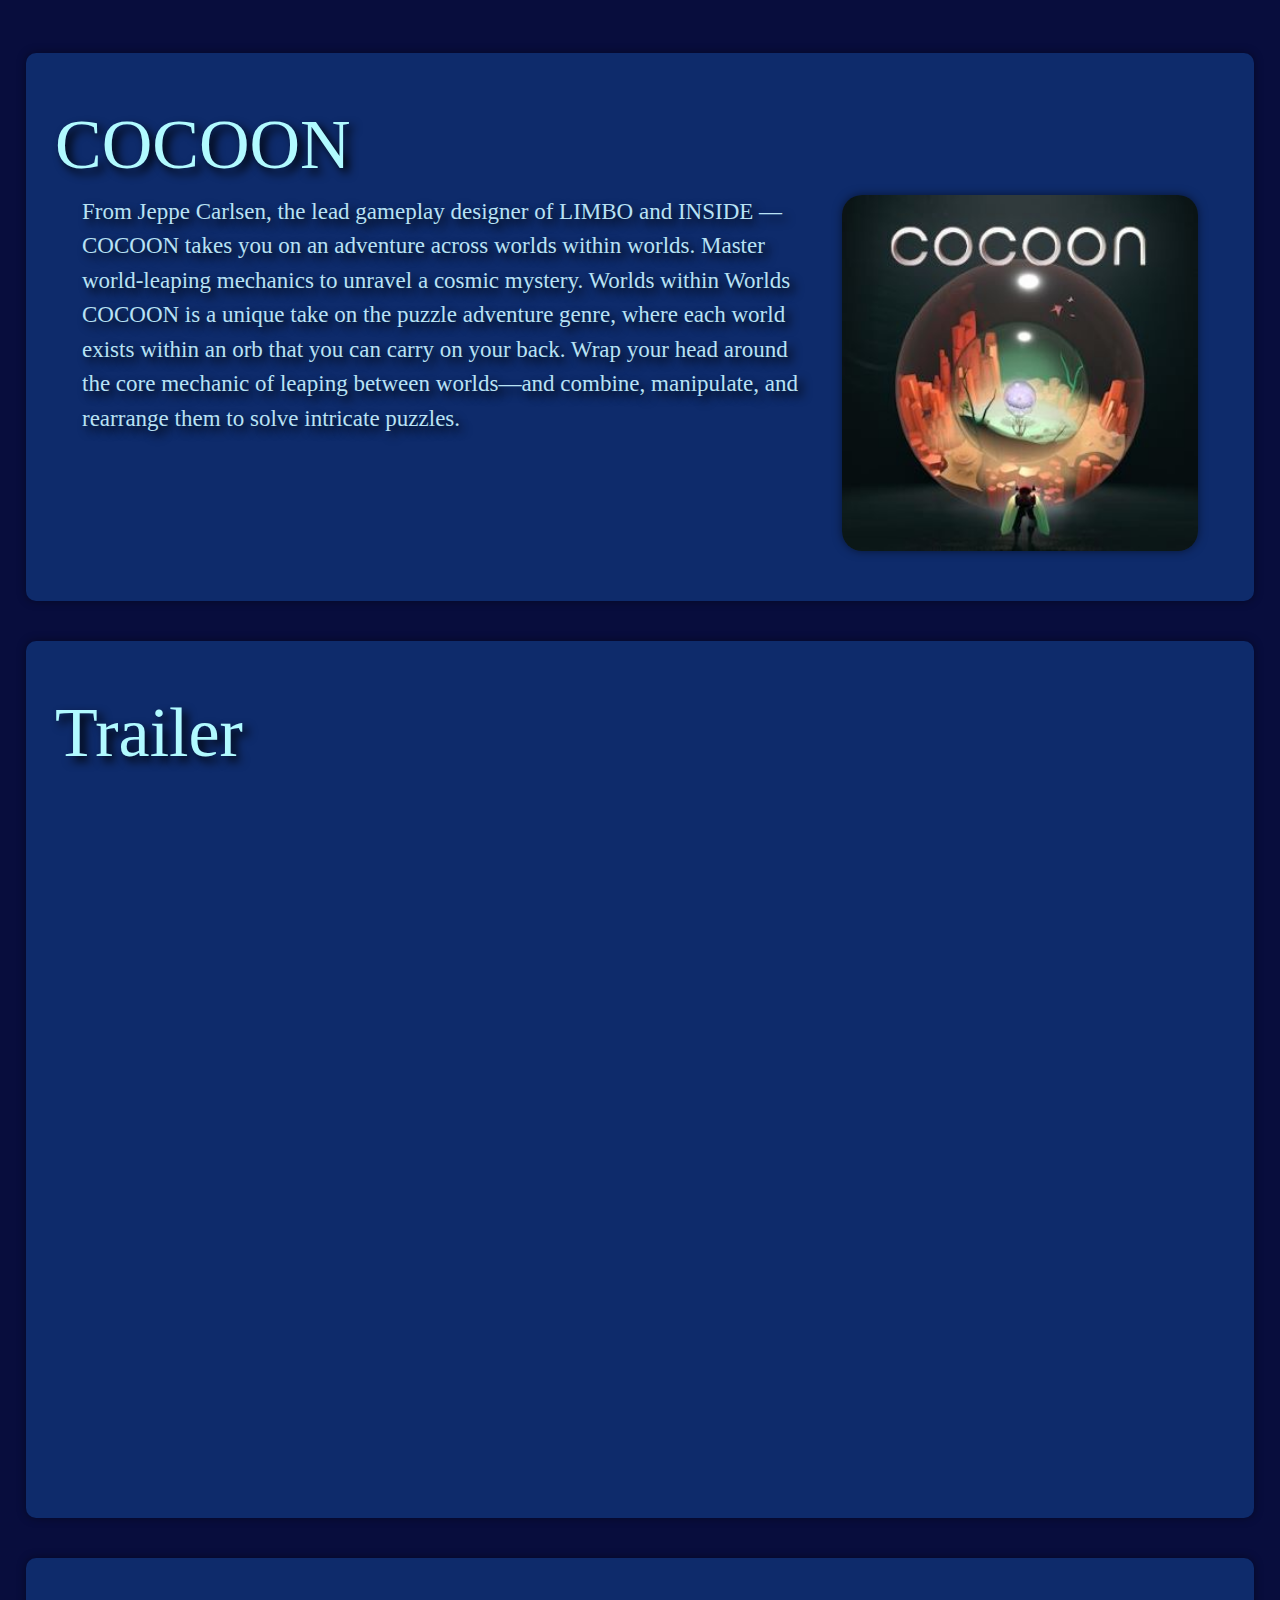
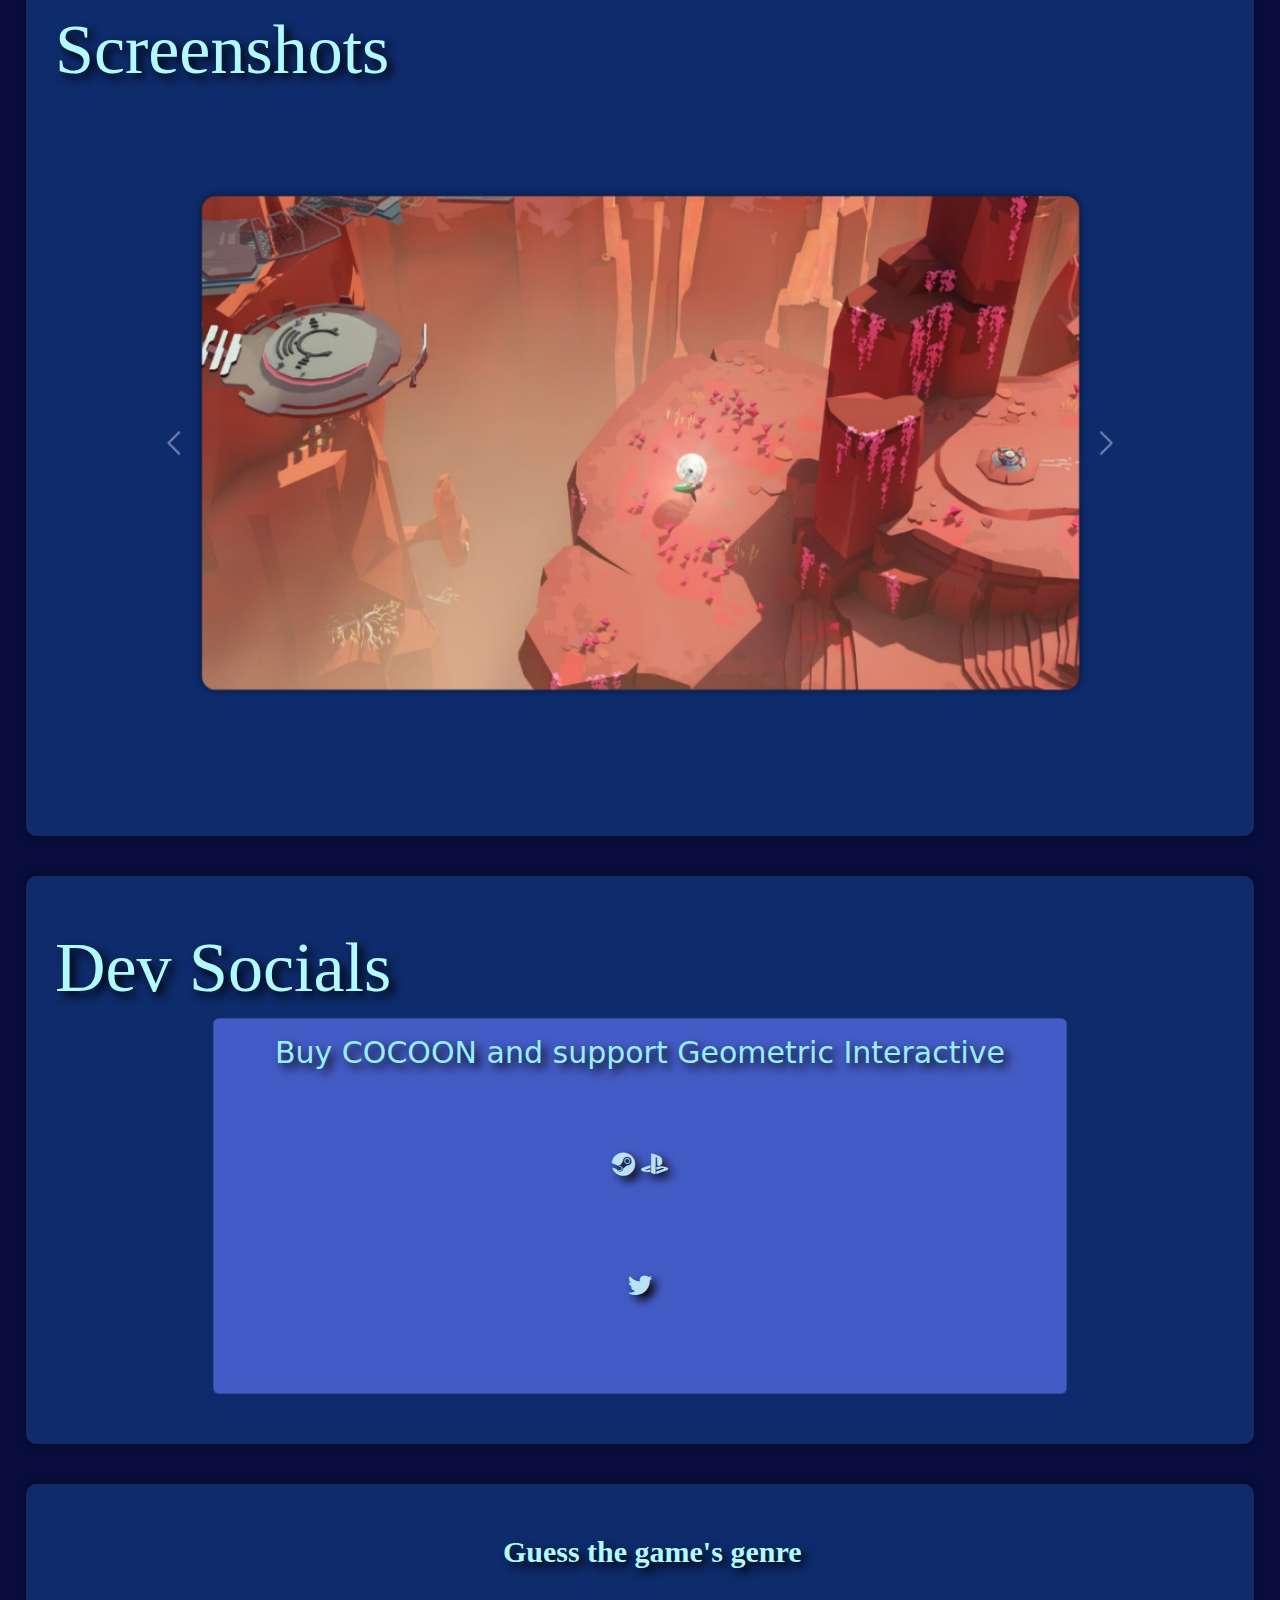
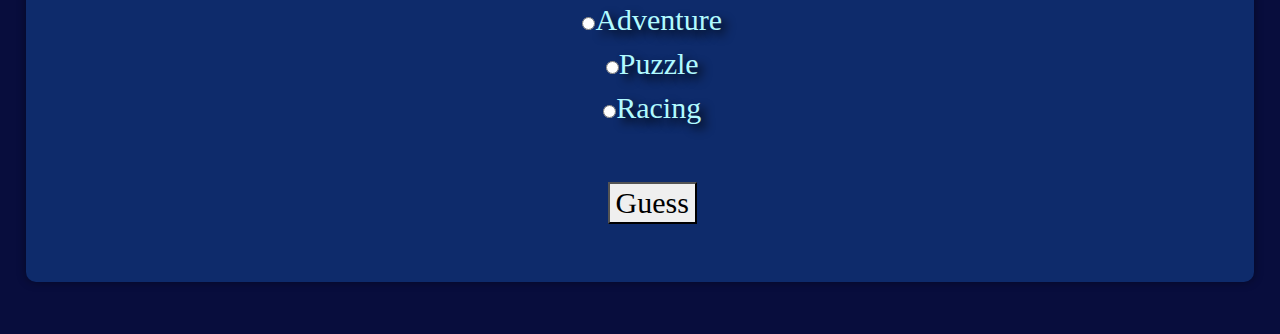
<file: html/cocoon.html>
<!DOCTYPE html>
<html lang="en">

<head>
    <meta charset="UTF-8">
    <meta name="viewport" content="width=device-width, initial-scale=1.0">
    <link rel="stylesheet" href="../css/cocoon.css">
    <link rel="stylesheet" href="../css/bootstrap-grid.min.css">
    <link rel="stylesheet" href="../css/bootstrap.min.css">
    <link rel="stylesheet" href="../fontawesome-free-6.5.1-web/css/all.min.css">
    <script src="../js/bootstrap.bundle.js"></script>
    <script src="../js/bootstrap.min.js"></script>
    <script src="../js/cocoon.js"></script>
    <title>COCOON</title>
</head>

<body>
    <div class="midbg">
        <section>
            <h2>COCOON</h2>
            <div class="container">
                <div class="row">
                    <div class="col-8">
                        <p class="game-description">From Jeppe Carlsen, the lead gameplay designer of LIMBO and INSIDE —
                            COCOON takes you on an adventure across worlds within worlds. Master world-leaping mechanics
                            to unravel a cosmic mystery.
                            Worlds within Worlds
                            COCOON is a unique take on the puzzle adventure genre, where each world exists within an orb
                            that you can carry on your back. Wrap your head around the core mechanic of leaping between
                            worlds—and combine, manipulate, and rearrange them to solve intricate puzzles.
                        </p>
                    </div>
                    <div class="col-4">
                        <img src="../images/COCOON.jpg" class="game-img">
                    </div>
                </div>
            </div>
        </section>
        <section>
            <h2>Trailer</h2>
            <div class="if">
                <iframe class="responsive-iframe" width="560" height="315"
                    src="https://www.youtube.com/embed/ybLUzOvdgDo" title="YouTube video player" frameborder="0"
                    allow="accelerometer; autoplay; clipboard-write; encrypted-media; gyroscope; picture-in-picture; web-share"
                    allowfullscreen></iframe>
            </div>
        </section>
        <section class="carouselTest">
            <h2>Screenshots</h2>
            <div id="carouselExample" class="carousel slide">
                <div class="carousel-inner">
                    <div class="carousel-item active">
                        <img src="../images/galleries/cocoon/1.jpg" class="d-block" alt="...">
                    </div>
                    <div class="carousel-item">
                        <img src="../images/galleries/cocoon/2.jpg" class="d-block" alt="...">
                    </div>
                    <div class="carousel-item">
                        <img src="../images/galleries/cocoon/3.jpg" class="d-block" alt="...">
                    </div>
                    <div class="carousel-item">
                        <img src="../images/galleries/cocoon/4.jpg" class="d-block" alt="...">
                    </div>
                </div>
                <button class="carousel-control-prev" type="button" data-bs-target="#carouselExample"
                    data-bs-slide="prev">
                    <span class="carousel-control-prev-icon" aria-hidden="true"></span>
                    <span class="visually-hidden">Previous</span>
                </button>
                <button class="carousel-control-next" type="button" data-bs-target="#carouselExample"
                    data-bs-slide="next">
                    <span class="carousel-control-next-icon" aria-hidden="true"></span>
                    <span class="visually-hidden">Next</span>
                </button>
            </div>
        </section>
        <section>
            <h2>Dev Socials</h2>
            <div class="mycard">
                <div class="card" style="width:70%;background-color:rgb(67, 91, 196)">
                    <div class="card-body">
                        <h3 class="card-title" style="color: rgb(151, 239, 255);">Buy COCOON and support Geometric
                            Interactive
                        </h3>
                        <p class="card-text">
                        </p>
                        <div class="social-icons">
                            <a href="https://store.steampowered.com/app/1497440/COCOON/" target="_blank"><i
                                    class="fa-brands fa-steam icon"></i></a>
                            <a href="https://store.playstation.com/en-us/concept/10005446" target="_blank"><i
                                    class="fa-brands fa-playstation icon"></i></a>
                            <br>
                            <a href="https://twitter.com/GeometricInt" target="_blank" class="icon"><i
                                    class="fab fa-twitter"></i></a>
                        </div>
                    </div>
                </div>
            </div>
        </section>
        <section>
            <h3><b>Guess the game's genre</b></h3>
            <br>
            <h3><label for="guess"><input type="radio" name="c1" id="choice3" required value="c3">Adventure</label>
            </h3>
            <h3><label for="guess"><input type="radio" name="c1" id="choice1" required value="c1">Puzzle</label></h3>
            <h3><label for="guess"><input type="radio" name="c1" id="choice2" required value="c2">Racing</label>
            </h3>
            <br>
            <br>
            <h3><button type="button" onclick="guess()">Guess</button></h3>
            <h3 id="result"></h3>
        </section>
    </div>
    <!-------------------------------------------------------------------->
</body>

</html>
</file>
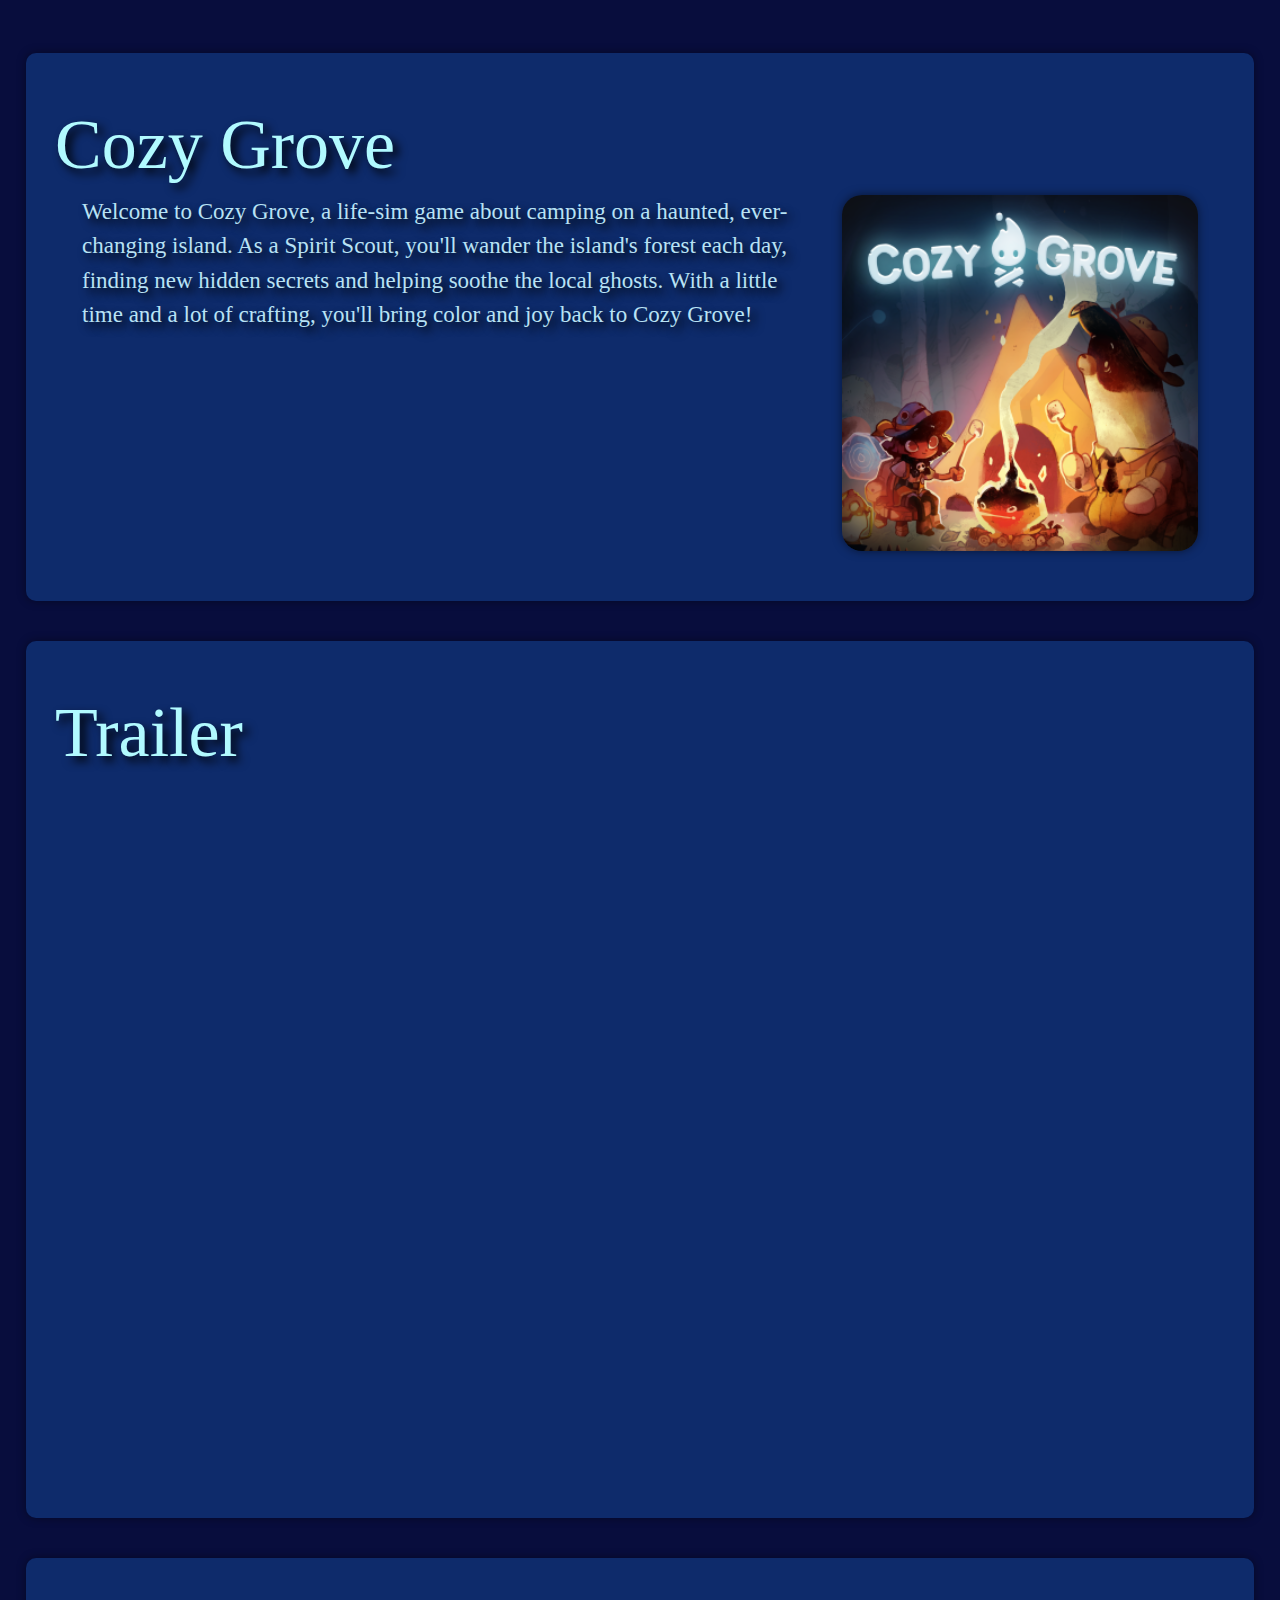
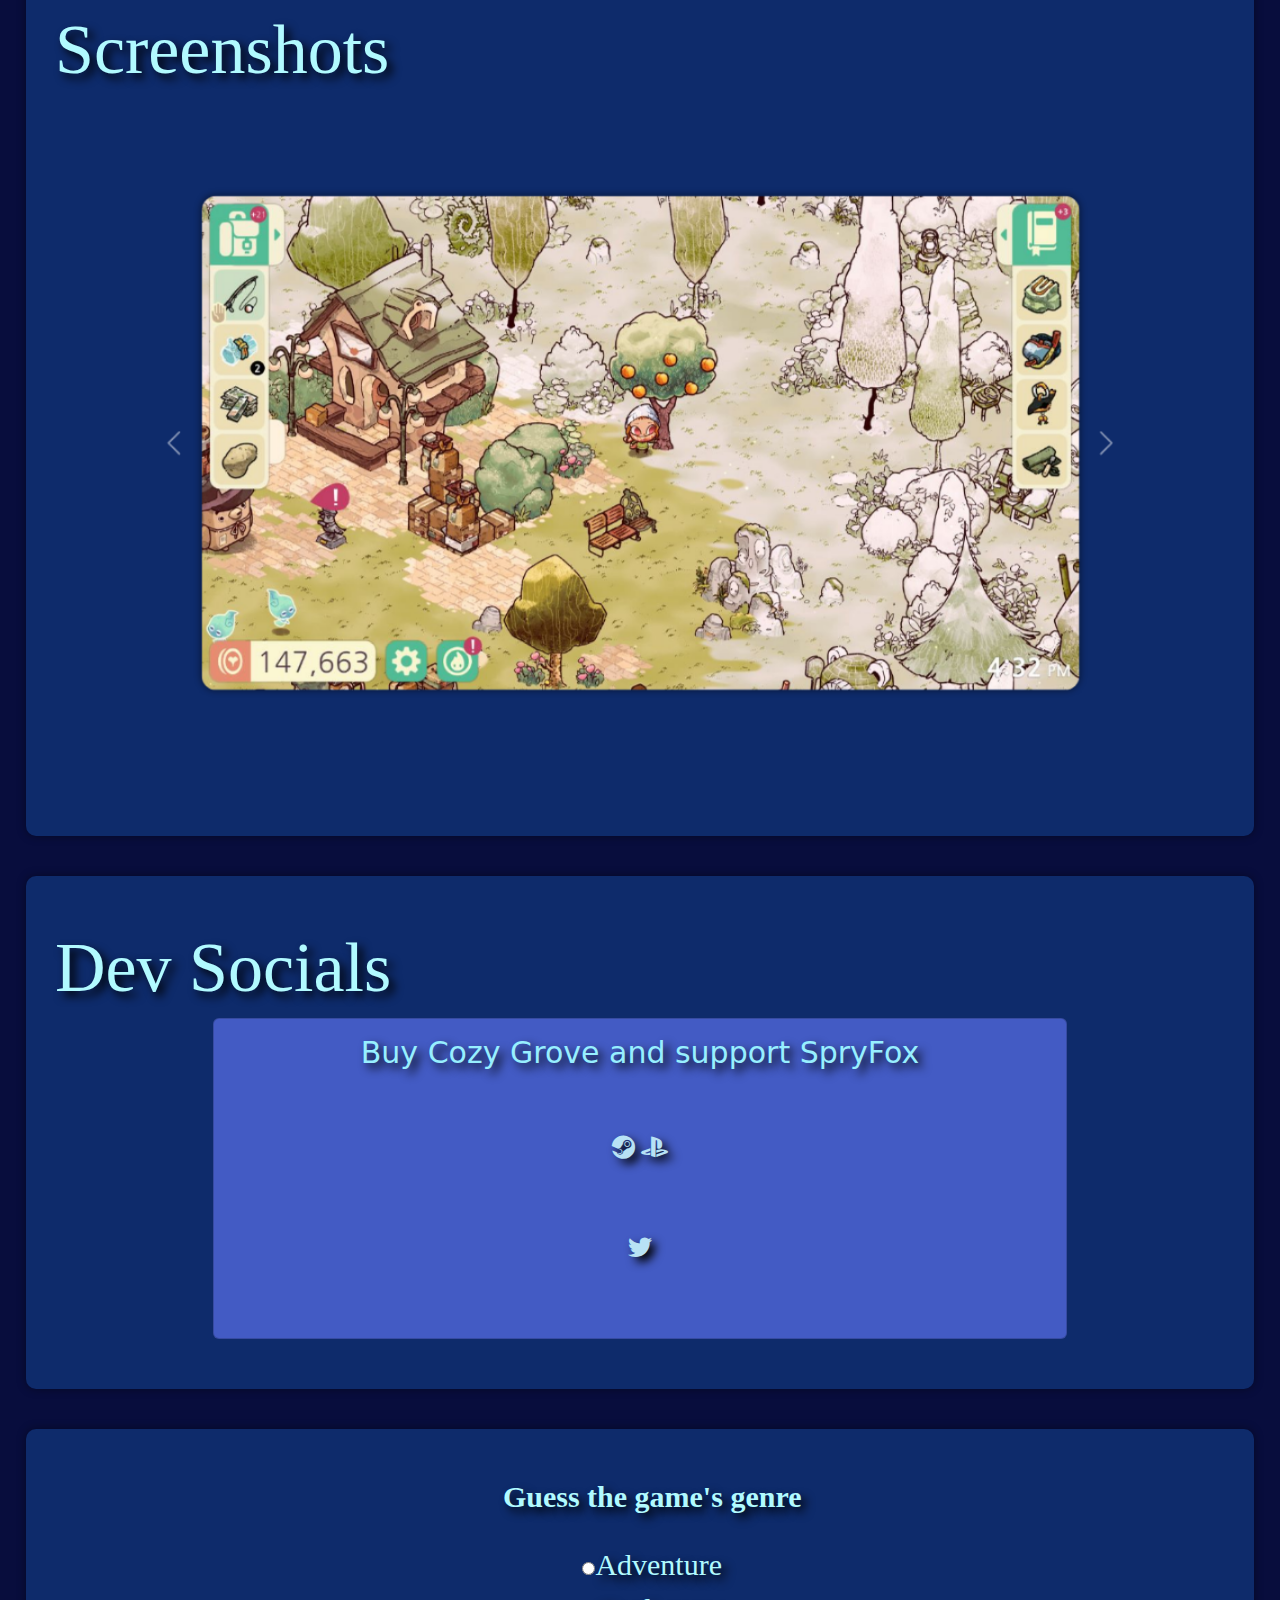
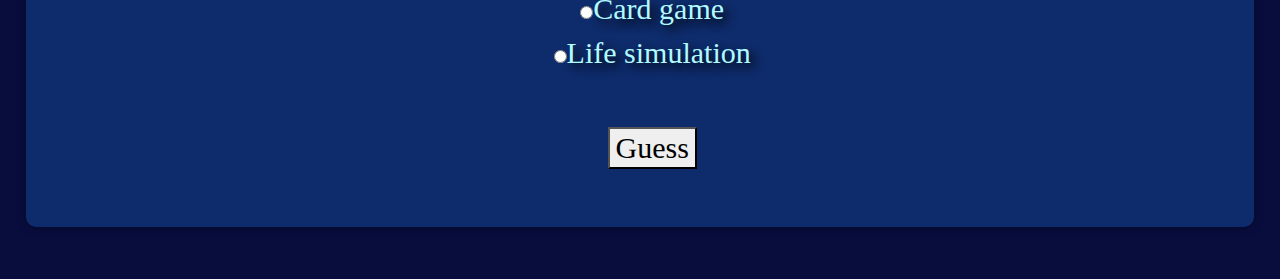
<file: html/cozy_grove.html>
<!DOCTYPE html>
<html lang="en">

<head>
    <meta charset="UTF-8">
    <meta name="viewport" content="width=device-width, initial-scale=1.0">
    <link rel="stylesheet" href="../css/cozy_grove.css">
    <link rel="stylesheet" href="../css/bootstrap-grid.min.css">
    <link rel="stylesheet" href="../css/bootstrap.min.css">
    <link rel="stylesheet" href="../fontawesome-free-6.5.1-web/css/all.min.css">
    <script src="../js/bootstrap.bundle.js"></script>
    <script src="../js/bootstrap.min.js"></script>
    <script src="../js/cozy_grove.js"></script>
    <title>Cozy Grove</title>
</head>

<body>
    <div class="midbg">
        <section>
            <h2>Cozy Grove</h2>
            <div class="container">
                <div class="row">
                    <div class="col-8">
                        <p class="game-description">Welcome to Cozy Grove, a life-sim game about camping on a haunted,
                            ever-changing island. As a Spirit Scout, you'll wander the island's forest each day, finding
                            new hidden secrets and helping soothe the local ghosts. With a little time and a lot of
                            crafting, you'll bring color and joy back to Cozy Grove!
                        </p>
                    </div>
                    <div class="col-4">
                        <img src="../images/CozyGrove_SquareImage.png" class="game-img">
                    </div>
                </div>
            </div>
        </section>
        <section>
            <h2>Trailer</h2>
            <div class="if">
                <iframe class="responsive-iframe" width="560" height="315"
                    src="https://www.youtube.com/embed/uK7En100og0" title="YouTube video player" frameborder="0"
                    allow="accelerometer; autoplay; clipboard-write; encrypted-media; gyroscope; picture-in-picture; web-share"
                    allowfullscreen></iframe>
            </div>
        </section>
        <section class="carouselTest">
            <h2>Screenshots</h2>
            <div id="carouselExample" class="carousel slide">
                <div class="carousel-inner">
                    <div class="carousel-item active">
                        <img src="../images/galleries/cozy_grove/1.jpg" class="d-block" alt="...">
                    </div>
                    <div class="carousel-item">
                        <img src="../images/galleries/cozy_grove/2.jpg" class="d-block" alt="...">
                    </div>
                    <div class="carousel-item">
                        <img src="../images/galleries/cozy_grove/3.jpg" class="d-block" alt="...">
                    </div>
                    <div class="carousel-item">
                        <img src="../images/galleries/cozy_grove/4.png" class="d-block" alt="...">
                    </div>
                    <div class="carousel-item">
                        <img src="../images/galleries/cozy_grove/5.jpg" class="d-block" alt="...">
                    </div>
                </div>
                <button class="carousel-control-prev" type="button" data-bs-target="#carouselExample"
                    data-bs-slide="prev">
                    <span class="carousel-control-prev-icon" aria-hidden="true"></span>
                    <span class="visually-hidden">Previous</span>
                </button>
                <button class="carousel-control-next" type="button" data-bs-target="#carouselExample"
                    data-bs-slide="next">
                    <span class="carousel-control-next-icon" aria-hidden="true"></span>
                    <span class="visually-hidden">Next</span>
                </button>
            </div>
        </section>
        <section>
            <h2>Dev Socials</h2>
            <div class="mycard">
                <div class="card" style="width:70%;background-color:rgb(67, 91, 196)">
                    <div class="card-body">
                        <h3 class="card-title" style="color: rgb(151, 239, 255);">Buy Cozy Grove and support SpryFox
                        </h3>
                        <p class="card-text">
                        </p>
                        <div class="social-icons">
                            <a href="https://store.steampowered.com/app/1458100/Cozy_Grove/" target="_blank"><i
                                    class="fa-brands fa-steam icon"></i></a>
                            <a href="https://store.playstation.com/en-us/concept/10002088" target="_blank"><i
                                    class="fa-brands fa-playstation icon"></i></a>
                            <br>
                            <a href="https://twitter.com/SpryFox" target="_blank" class="icon"><i
                                    class="fab fa-twitter"></i></a>
                        </div>
                    </div>
                </div>
            </div>
        </section>
        <section>
            <h3><b>Guess the game's genre</b></h3>
            <br>
            <h3><label for="guess"><input type="radio" name="c1" id="choice3" required value="c3">Adventure</label>
            </h3>
            <h3><label for="guess"><input type="radio" name="c1" id="choice2" required value="c2">Card game</label>
            </h3>
            <h3><label for="guess"><input type="radio" name="c1" id="choice1" required value="c1">Life
                    simulation</label></h3>
            <br>
            <br>
            <h3><button type="button" onclick="guess()">Guess</button></h3>
            <h3 id="result"></h3>
        </section>
    </div>
    <!-------------------------------------------------------------------->
</body>

</html>
</file>
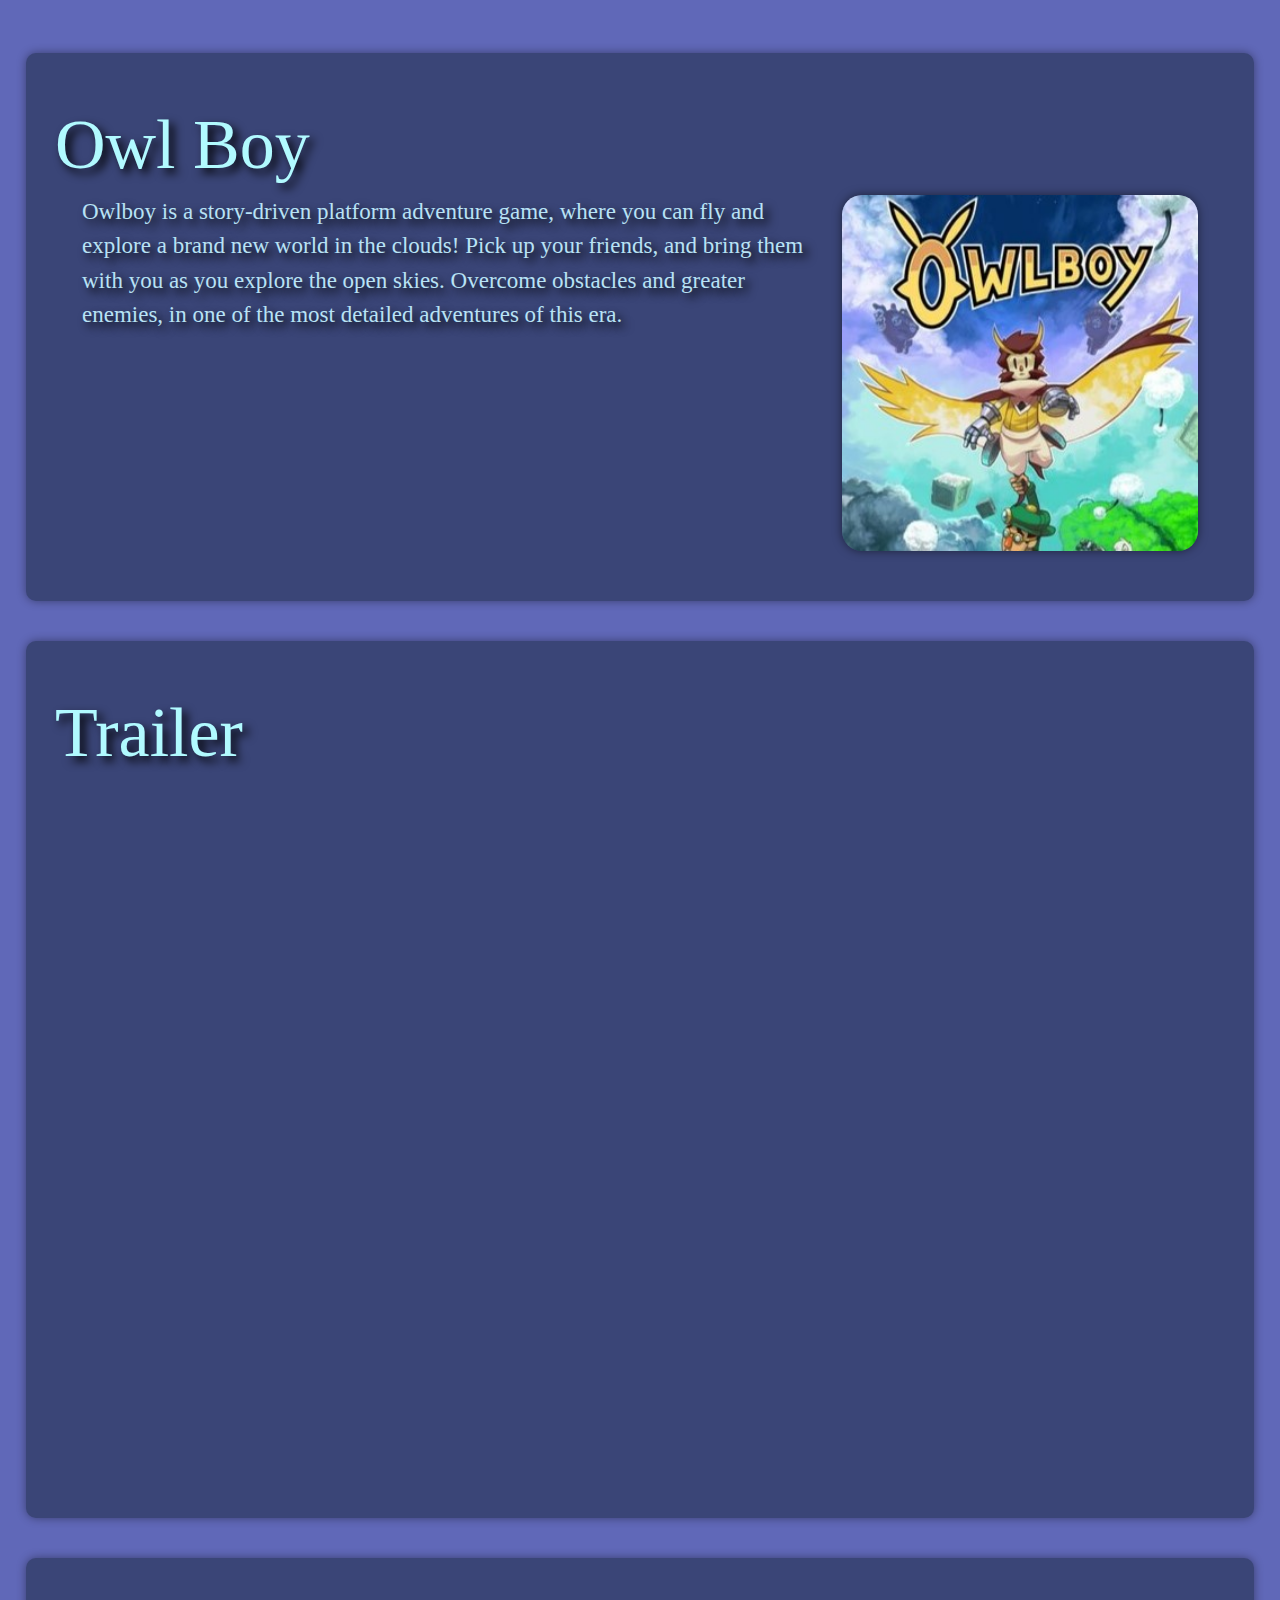
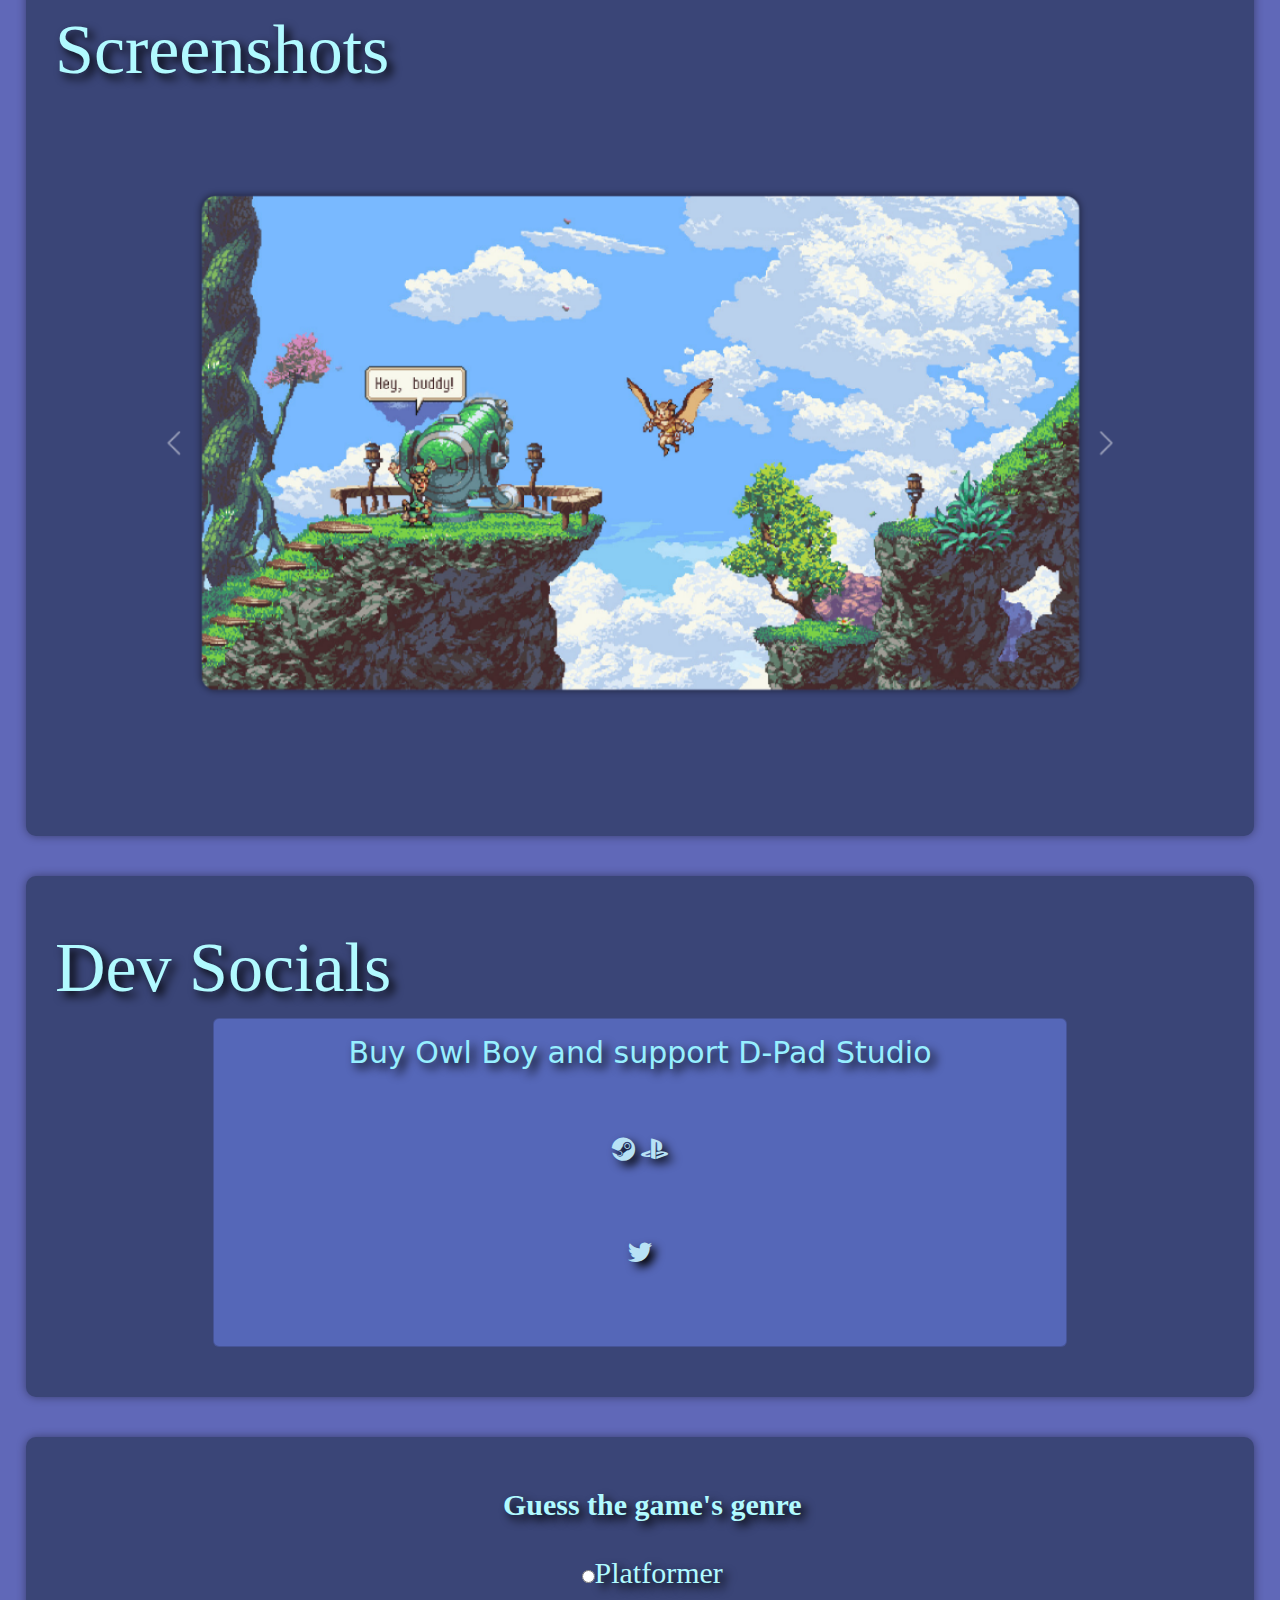
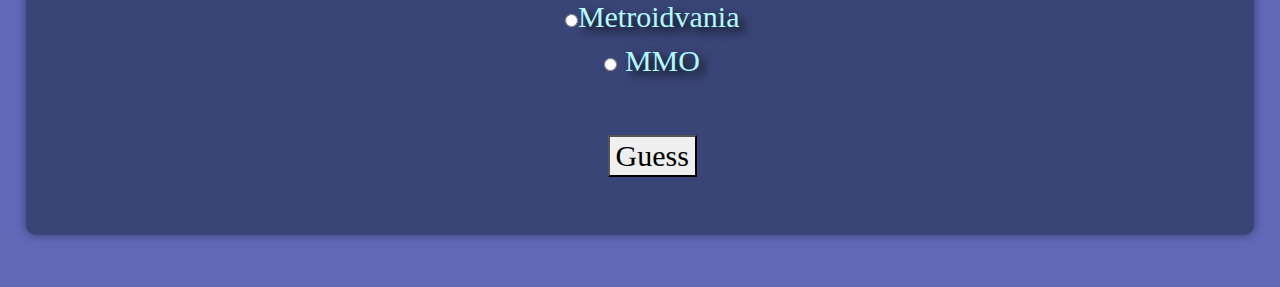
<file: html/owl_boy.html>
<!DOCTYPE html>
<html lang="en">

<head>
    <meta charset="UTF-8">
    <meta name="viewport" content="width=device-width, initial-scale=1.0">
    <link rel="stylesheet" href="../css/owl_boy.css">
    <link rel="stylesheet" href="../css/bootstrap-grid.min.css">
    <link rel="stylesheet" href="../css/bootstrap.min.css">
    <link rel="stylesheet" href="../fontawesome-free-6.5.1-web/css/all.min.css">
    <script src="../js/bootstrap.bundle.js"></script>
    <script src="../js/bootstrap.min.js"></script>
    <script src="../js/owl_boy.js"></script>
    <title>Owl Boy</title>
</head>

<body>
    <div class="midbg">
        <section>
            <h2>Owl Boy</h2>
            <div class="container">
                <div class="row">
                    <div class="col-8">
                        <p class="game-description">Owlboy is a story-driven platform adventure game, where you can fly
                            and explore a brand new world in the clouds! Pick up your friends, and bring them with you
                            as you explore the open skies. Overcome obstacles and greater enemies, in one of the most
                            detailed adventures of this era.
                        </p>
                    </div>
                    <div class="col-4">
                        <img src="../images/owl_boy.jpeg" class="game-img">
                    </div>
                </div>
            </div>
        </section>
        <section>
            <h2>Trailer</h2>
            <div class="if">
                <iframe class="responsive-iframe" width="560" height="315"
                    src="https://www.youtube.com/embed/dutS-F6amrE" title="YouTube video player" frameborder="0"
                    allow="accelerometer; autoplay; clipboard-write; encrypted-media; gyroscope; picture-in-picture; web-share"
                    allowfullscreen></iframe>
            </div>
        </section>
        <section class="carouselTest">
            <h2>Screenshots</h2>
            <div id="carouselExample" class="carousel slide">
                <div class="carousel-inner">
                    <div class="carousel-item active">
                        <img src="../images/galleries/owl_boy/1.jpg" class="d-block" alt="...">
                    </div>
                    <div class="carousel-item">
                        <img src="../images/galleries/owl_boy/2.jpg" class="d-block" alt="...">
                    </div>
                    <div class="carousel-item">
                        <img src="../images/galleries/owl_boy/3.jpg" class="d-block" alt="...">
                    </div>
                    <div class="carousel-item">
                        <img src="../images/galleries/owl_boy/4.jpg" class="d-block" alt="...">
                    </div>
                </div>
                <button class="carousel-control-prev" type="button" data-bs-target="#carouselExample"
                    data-bs-slide="prev">
                    <span class="carousel-control-prev-icon" aria-hidden="true"></span>
                    <span class="visually-hidden">Previous</span>
                </button>
                <button class="carousel-control-next" type="button" data-bs-target="#carouselExample"
                    data-bs-slide="next">
                    <span class="carousel-control-next-icon" aria-hidden="true"></span>
                    <span class="visually-hidden">Next</span>
                </button>
            </div>
        </section>
        <section>
            <h2>Dev Socials</h2>
            <div class="mycard">
                <div class="card" style="width:70%;background-color:rgb(85, 103, 184)">
                    <div class="card-body">
                        <h3 class="card-title" style="color: rgb(151, 239, 255);">Buy Owl Boy and support D-Pad Studio

                        </h3>
                        <p class="card-text">
                        </p>
                        <div class="social-icons">
                            <a href="https://store.steampowered.com/app/115800/Owlboy/" target="_blank"><i
                                    class="fa-brands fa-steam icon"></i></a>
                            <a href="https://store.playstation.com/en-us/product/UP4218-CUSA09914_00-OWLBOY0000000000/" target="_blank"><i
                                    class="fa-brands fa-playstation icon"></i></a>
                            <br>
                            <a href="https://twitter.com/DPadStudio" target="_blank" class="icon"><i
                                    class="fab fa-twitter"></i></a>
                        </div>
                    </div>
                </div>
            </div>
        </section>
        <section>
            <h3><b>Guess the game's genre</b></h3>
            <br>
            <h3><label for="guess"><input type="radio" name="c1" id="choice3" required value="c3">Platformer</label>
            </h3>
            <h3><label for="guess"><input type="radio" name="c1" id="choice2" required value="c2">Metroidvania</label>
                <h3><label for="guess"><input type="radio" name="c1" id="choice1" required value="c1">
                        MMO</label></h3>
            </h3>
            <br>
            <br>
            <h3><button type="button" onclick="guess()">Guess</button></h3>
            <h3 id="result"></h3>
        </section>
    </div>
    <!-------------------------------------------------------------------->
</body>

</html>
</file>
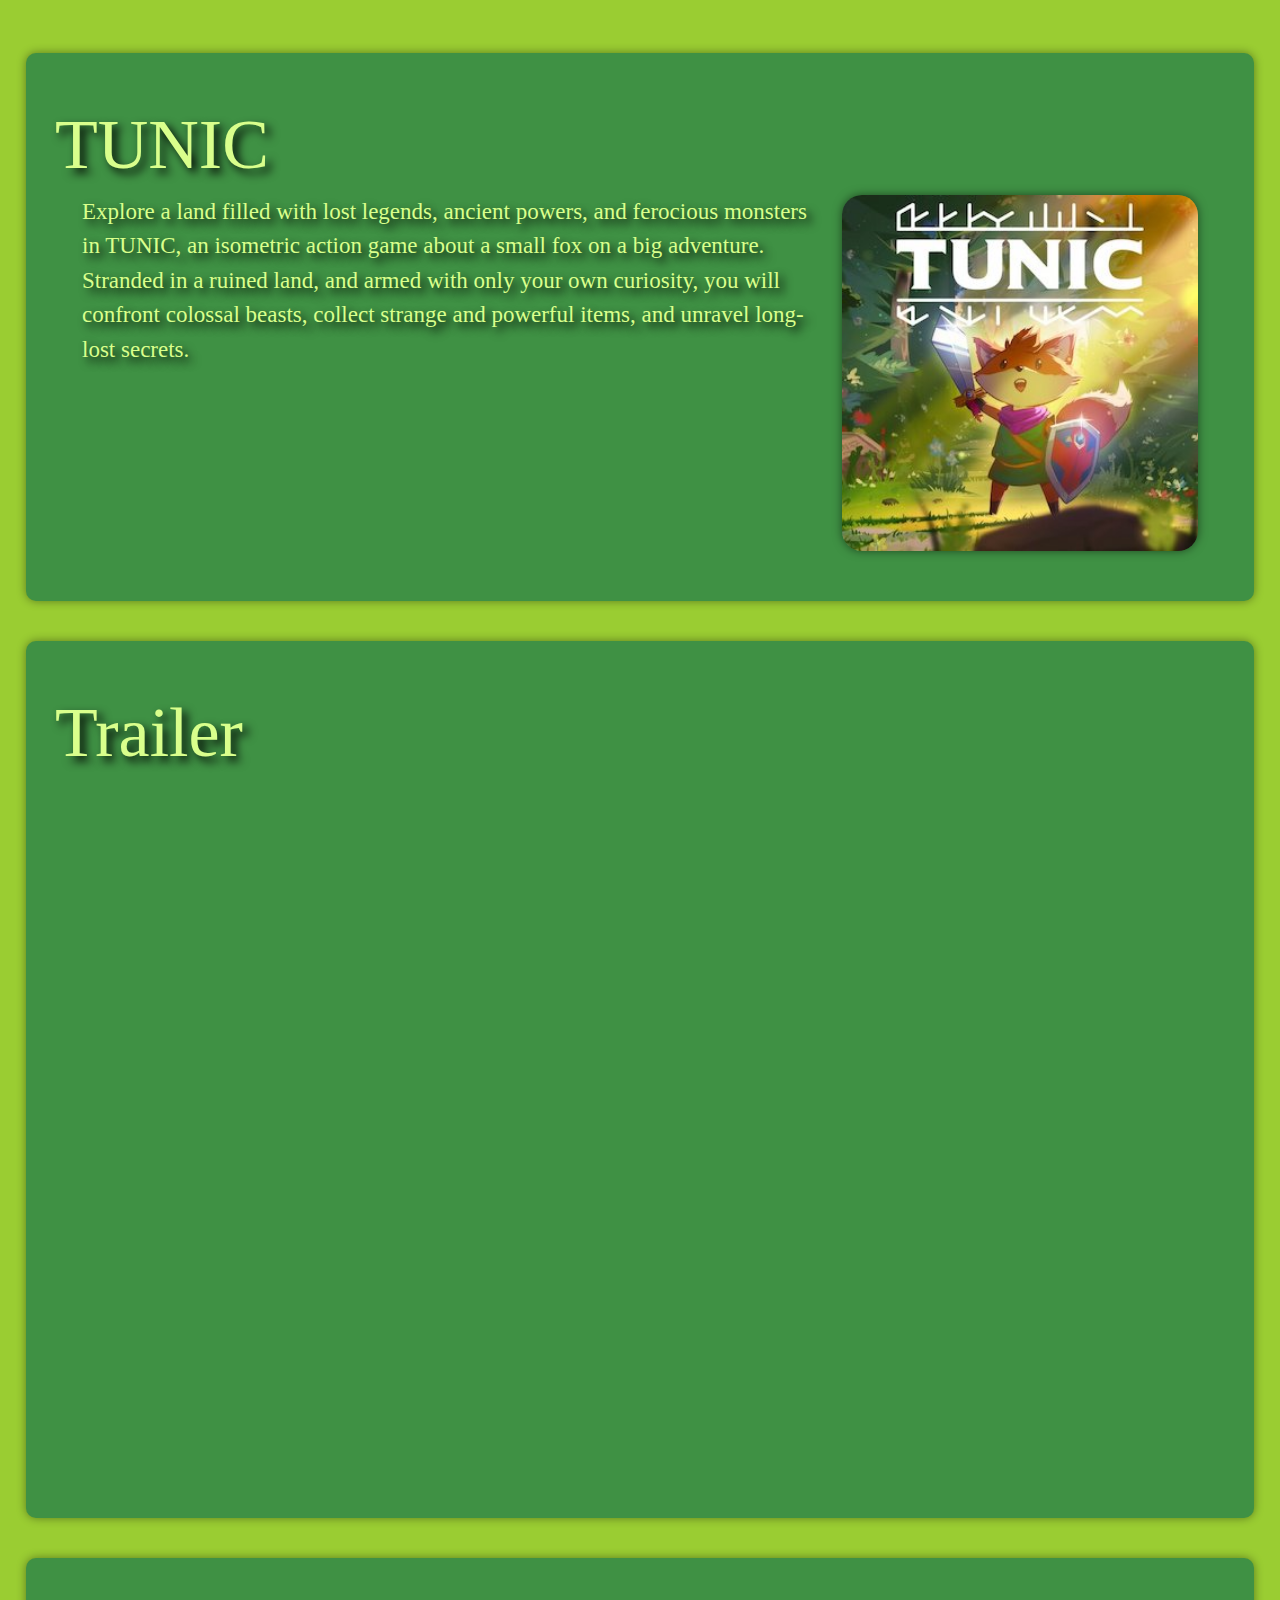
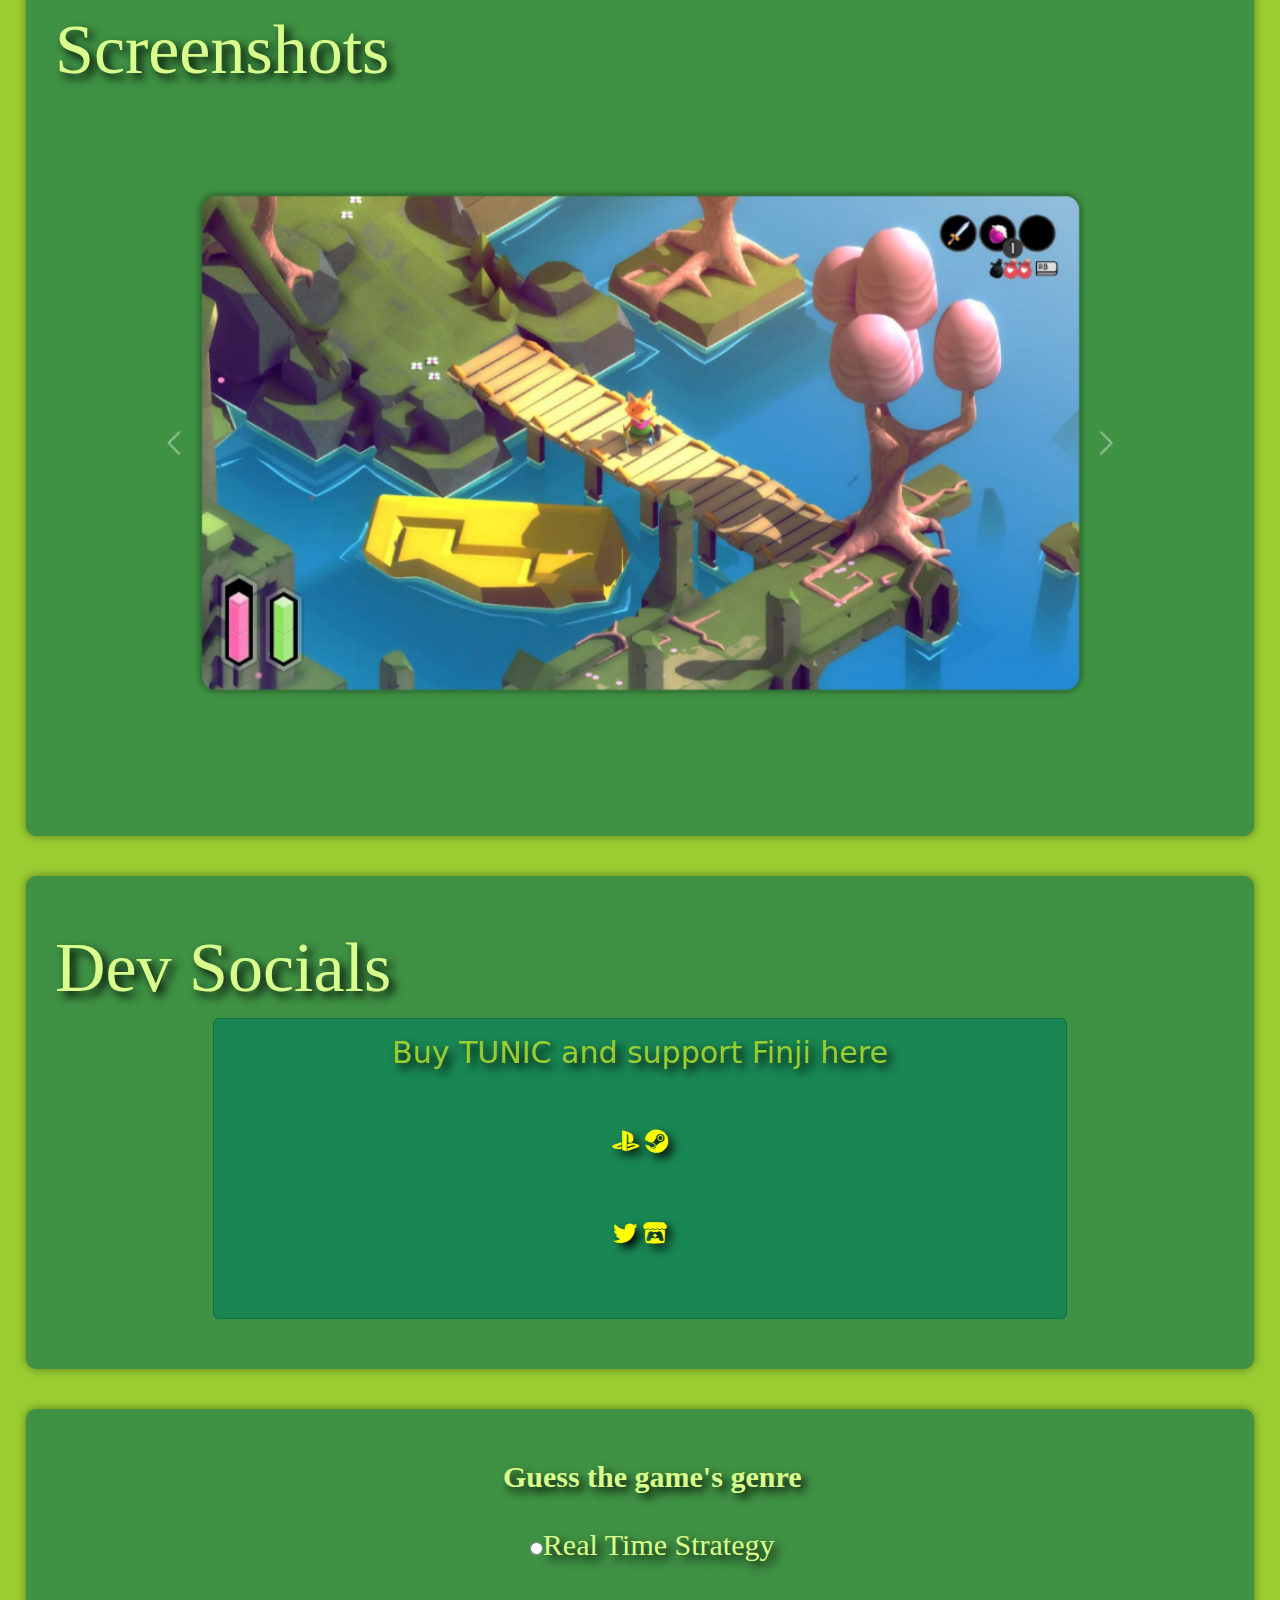
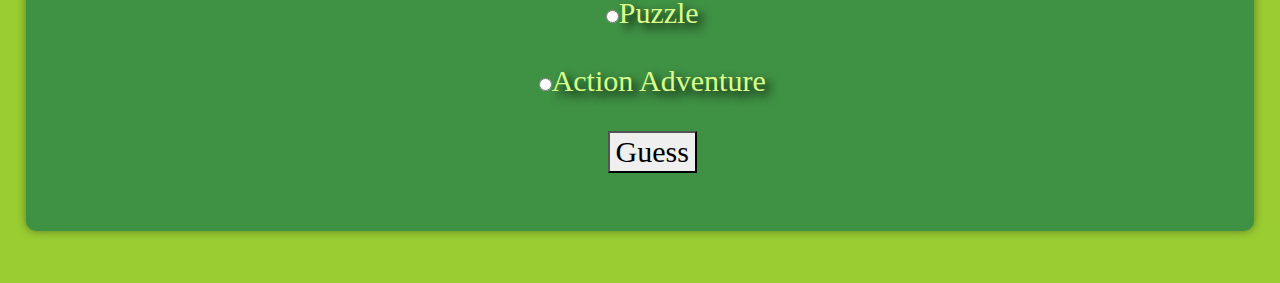
<file: html/tunic.html>
<!DOCTYPE html>
<html lang="en">

<head>
    <meta charset="UTF-8">
    <meta name="viewport" content="width=device-width, initial-scale=1.0">
    <link rel="stylesheet" href="../css/tunic.css">
    <link rel="stylesheet" href="../css/bootstrap-grid.min.css">
    <link rel="stylesheet" href="../css/bootstrap.min.css">
    <link rel="stylesheet" href="../fontawesome-free-6.5.1-web/css/all.min.css">
    <script src="../js/bootstrap.bundle.js"></script>
    <script src="../js/bootstrap.min.js"></script>
    <script src="../js/tunic.js"></script>
    <title>TUNIC</title>
</head>

<body>
    <div class="midbg">
        <section>
            <h2>TUNIC</h2>
            <div class="container">
                <div class="row">
                    <div class="col-8">
                        <p class="game-description">Explore a land filled with lost legends, ancient powers, and
                            ferocious monsters in TUNIC, an isometric action game about a small fox on a big adventure.
                            Stranded in a ruined land, and armed with only your own curiosity, you will confront
                            colossal beasts, collect strange and powerful items, and unravel long-lost secrets.
                        </p>
                    </div>
                    <div class="col-4">
                        <img src="../images/Tunic.jpg" class="game-img">
                    </div>
                </div>
            </div>
        </section>
        <section>
            <h2>Trailer</h2>
            <div class="if">
                <iframe class="responsive-iframe" width="560" height="315"
                    src="https://www.youtube.com/embed/feIznPxDAPc" title="YouTube video player" frameborder="0"
                    allow="accelerometer; autoplay; clipboard-write; encrypted-media; gyroscope; picture-in-picture; web-share"
                    allowfullscreen></iframe>
            </div>
        </section>
        <section class="carouselTest">
            <h2>Screenshots</h2>
            <div id="carouselExample" class="carousel slide">
                <div class="carousel-inner">
                    <div class="carousel-item active">
                        <img src="../images/galleries/tunic/1.jpg" class="d-block" alt="...">
                    </div>
                    <div class="carousel-item">
                        <img src="../images/galleries/tunic/2.jpg" class="d-block" alt="...">
                    </div>
                    <div class="carousel-item">
                        <img src="../images/galleries/tunic/3.png" class="d-block" alt="...">
                    </div>
                    <div class="carousel-item">
                        <img src="../images/galleries/tunic/4.jpg" class="d-block" alt="...">
                    </div>
                </div>
                <button class="carousel-control-prev" type="button" data-bs-target="#carouselExample"
                    data-bs-slide="prev">
                    <span class="carousel-control-prev-icon" aria-hidden="true"></span>
                    <span class="visually-hidden">Previous</span>
                </button>
                <button class="carousel-control-next" type="button" data-bs-target="#carouselExample"
                    data-bs-slide="next">
                    <span class="carousel-control-next-icon" aria-hidden="true"></span>
                    <span class="visually-hidden">Next</span>
                </button>
            </div>
        </section>
        <section>
            <h2>Dev Socials</h2>
            <div class="mycard">
                <div class="card bg-success" style="width:70%">
                    <div class="card-body">
                        <h3 class="card-title" style="color: yellowgreen;">Buy TUNIC and support Finji here
                        </h3>
                        <p class="card-text">
                        </p>
                        <div class="social-icons">
                            <a href="https://store.playstation.com/en-us/product/UP0406-PPSA03054_00-3390974934506823"
                                target="_blank"><i class="fa-brands fa-playstation icon"></i></a>
                            <a href="https://store.steampowered.com/app/1055540/A_Short_Hike/" target="_blank"><i
                                    class="fa-brands fa-steam icon"></i></a>
                            <br>
                            <a href="https://twitter.com/FinjiCo" target="_blank" class="icon"><i
                                    class="fab fa-twitter"></i></a>
                            <a href="https://finji.itch.io/tunic" target="_blank" class="icon"><i
                                    class="fa-brands fa-itch-io"></i></a>
                        </div>
                    </div>
                </div>
            </div>
        </section>
        <section>
            <h3><b>Guess the game's genre</b></h3>
            <br>
            <h3><label for="guess"><input type="radio" name="c1" id="choice2" required value="c2">Real Time
                    Strategy</label></h3>
            <br>
            <h3><label for="guess"><input type="radio" name="c1" id="choice3" required value="c3">Puzzle</label>
            </h3>
            <br>
            <h3><label for="guess"><input type="radio" name="c1" id="choice1" required value="c1">Action
                    Adventure</label></h3>
            <br>
            <h3><button type="button" onclick="guess()">Guess</button></h3>
            <h3 id="result"></h3>
        </section>
    </div>
    <!-------------------------------------------------------------------->
</body>

</html>
</file>
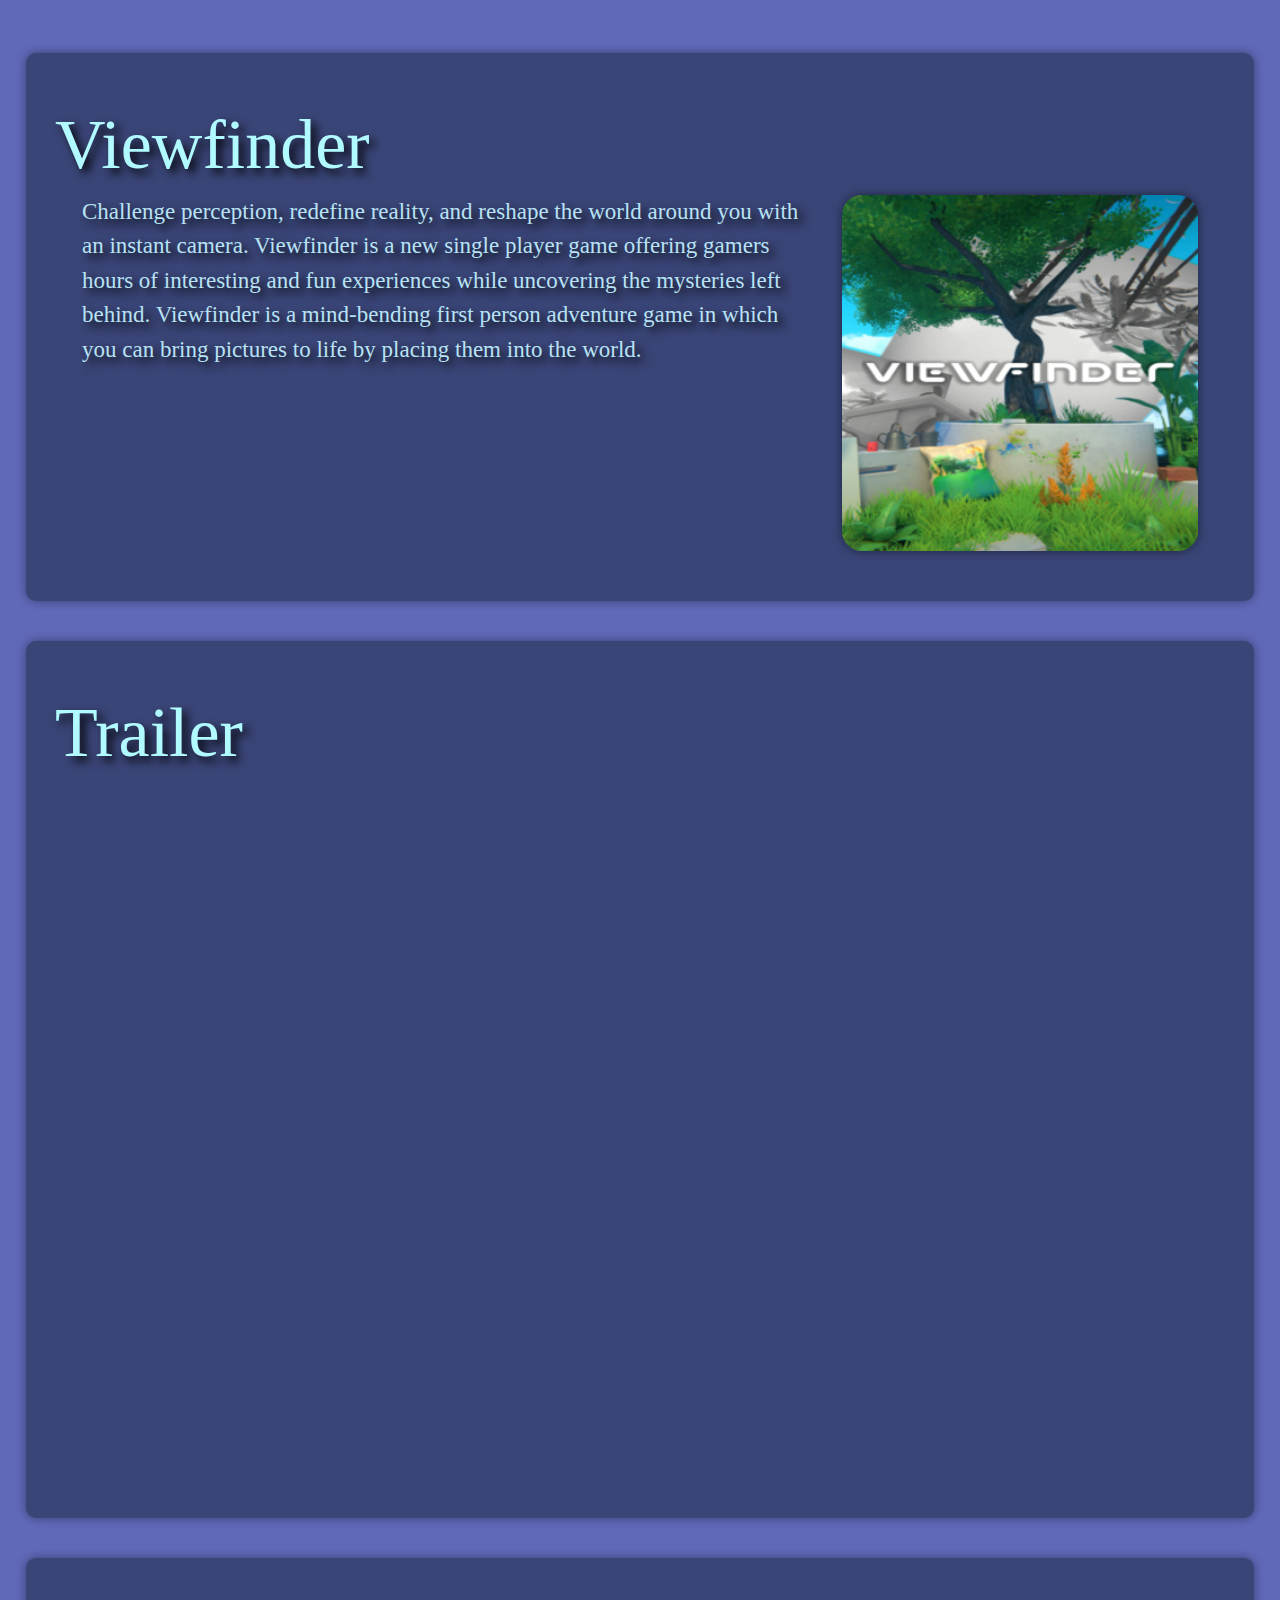
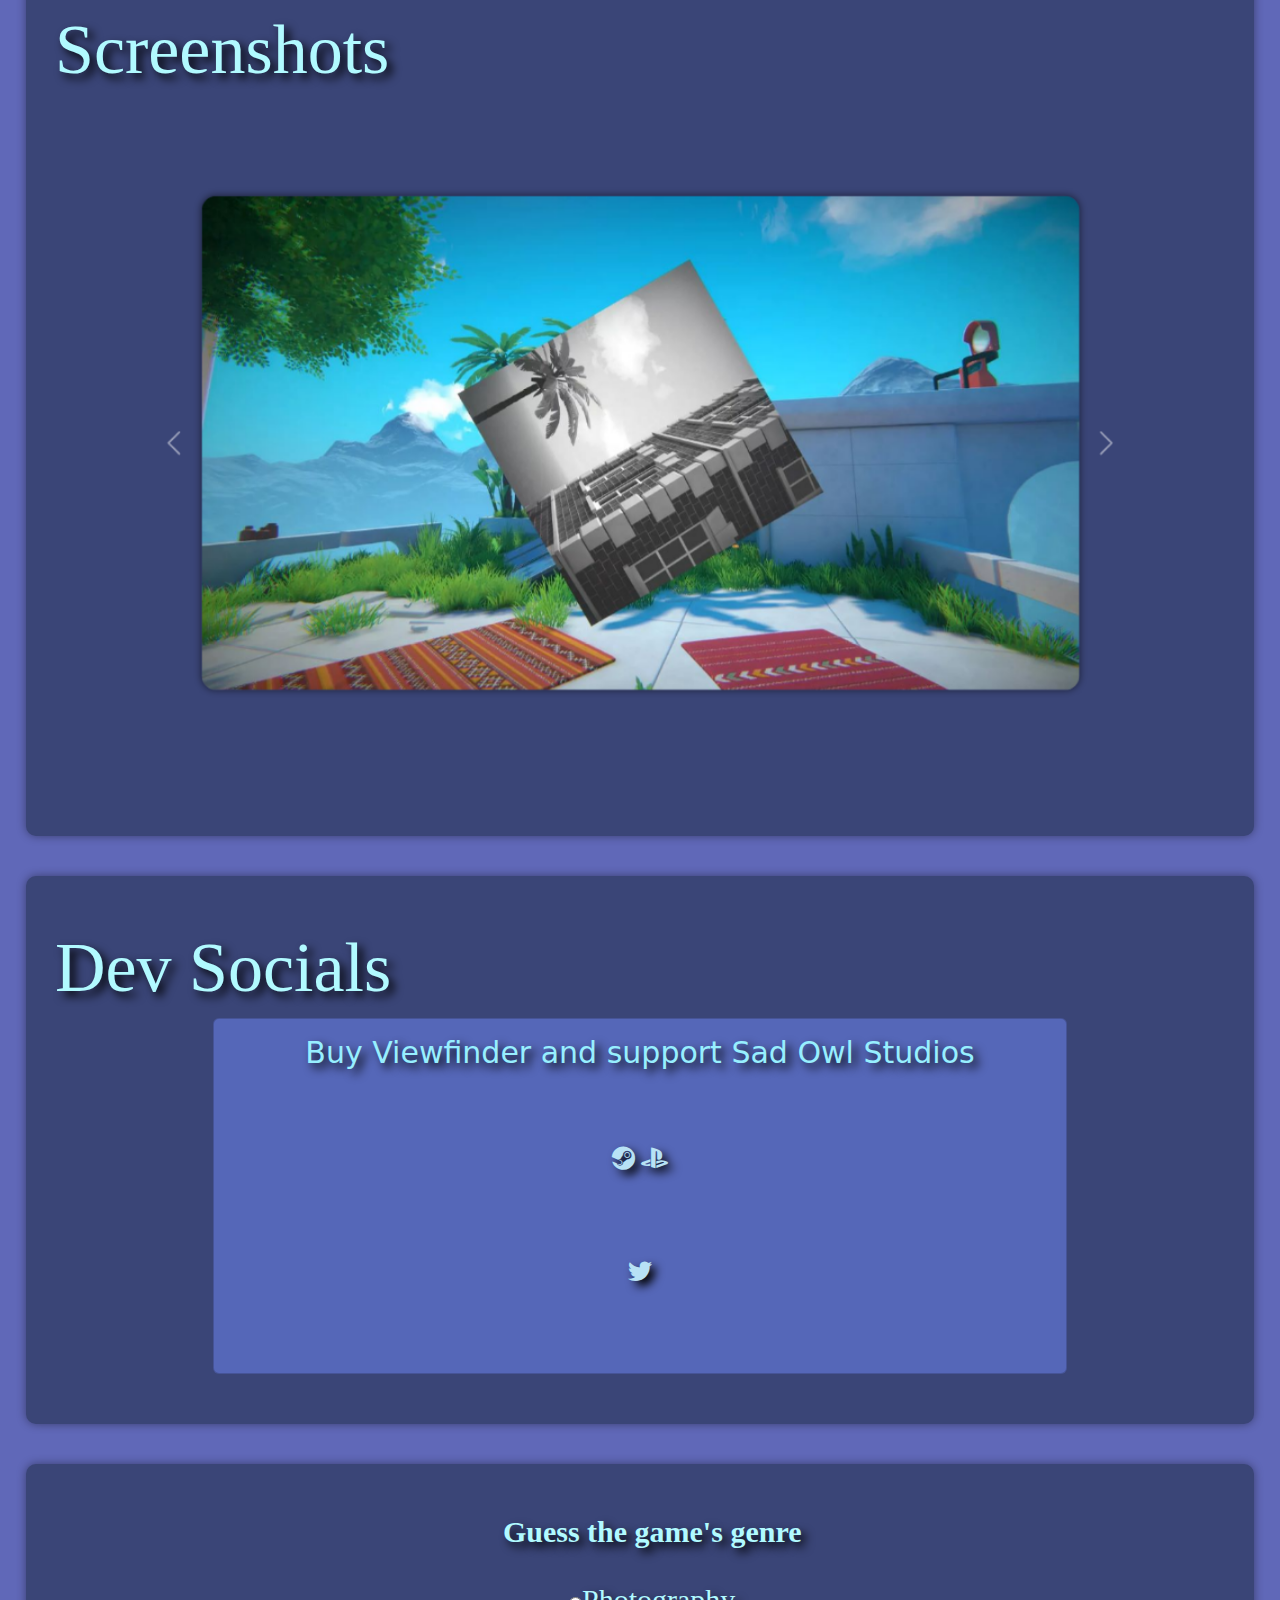
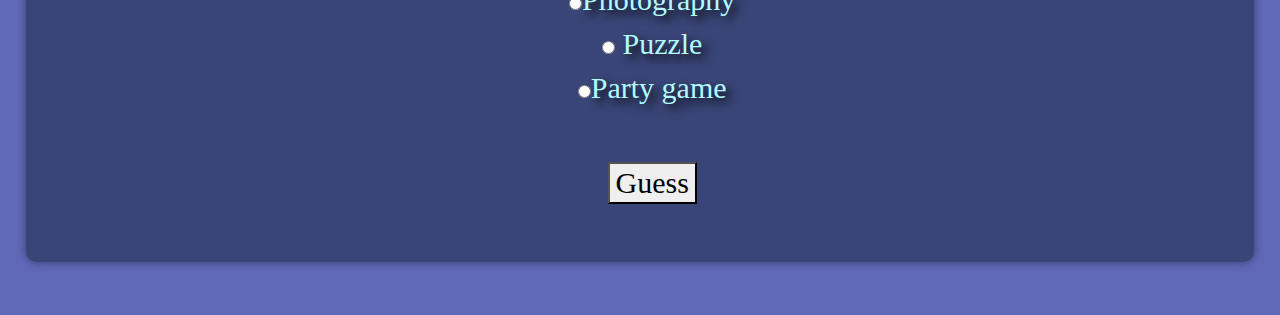
<file: html/viewfinder.html>
<!DOCTYPE html>
<html lang="en">

<head>
    <meta charset="UTF-8">
    <meta name="viewport" content="width=device-width, initial-scale=1.0">
    <link rel="stylesheet" href="../css/viewfinder.css">
    <link rel="stylesheet" href="../css/bootstrap-grid.min.css">
    <link rel="stylesheet" href="../css/bootstrap.min.css">
    <link rel="stylesheet" href="../fontawesome-free-6.5.1-web/css/all.min.css">
    <script src="../js/bootstrap.bundle.js"></script>
    <script src="../js/bootstrap.min.js"></script>
    <script src="../js/viewfinder.js"></script>
    <title>Viewfinder</title>
</head>

<body>
    <div class="midbg">
        <section>
            <h2>Viewfinder</h2>
            <div class="container">
                <div class="row">
                    <div class="col-8">
                        <p class="game-description">Challenge perception, redefine reality, and reshape the world around
                            you with an instant camera. Viewfinder is a new single player game offering gamers hours of
                            interesting and fun experiences while uncovering the mysteries left behind.
                            Viewfinder is a mind-bending first person adventure game in which you can bring pictures to
                            life by placing them into the world.
                        </p>
                    </div>
                    <div class="col-4">
                        <img src="../images/Viewfinder_video_game_cover.png" class="game-img">
                    </div>
                </div>
            </div>
        </section>
        <section>
            <h2>Trailer</h2>
            <div class="if">
                <iframe class="responsive-iframe" width="560" height="315"
                    src="https://www.youtube.com/embed/FXX1bYpioAM" title="YouTube video player" frameborder="0"
                    allow="accelerometer; autoplay; clipboard-write; encrypted-media; gyroscope; picture-in-picture; web-share"
                    allowfullscreen></iframe>
            </div>
        </section>
        <section class="carouselTest">
            <h2>Screenshots</h2>
            <div id="carouselExample" class="carousel slide">
                <div class="carousel-inner">
                    <div class="carousel-item active">
                        <img src="../images/galleries/viewfinder/1.jpg" class="d-block" alt="...">
                    </div>
                    <div class="carousel-item">
                        <img src="../images/galleries/viewfinder/2.jpg" class="d-block" alt="...">
                    </div>
                    <div class="carousel-item">
                        <img src="../images/galleries/viewfinder/3.jpg" class="d-block" alt="...">
                    </div>
                    <div class="carousel-item">
                        <img src="../images/galleries/viewfinder/4.jpg" class="d-block" alt="...">
                    </div>
                </div>
                <button class="carousel-control-prev" type="button" data-bs-target="#carouselExample"
                    data-bs-slide="prev">
                    <span class="carousel-control-prev-icon" aria-hidden="true"></span>
                    <span class="visually-hidden">Previous</span>
                </button>
                <button class="carousel-control-next" type="button" data-bs-target="#carouselExample"
                    data-bs-slide="next">
                    <span class="carousel-control-next-icon" aria-hidden="true"></span>
                    <span class="visually-hidden">Next</span>
                </button>
            </div>
        </section>
        <section>
            <h2>Dev Socials</h2>
            <div class="mycard">
                <div class="card" style="width:70%;background-color:rgb(85, 103, 184)">
                    <div class="card-body">
                        <h3 class="card-title" style="color: rgb(151, 239, 255);">Buy Viewfinder and support Sad Owl
                            Studios
                        </h3>
                        <p class="card-text">
                        </p>
                        <div class="social-icons">
                            <a href="https://store.steampowered.com/app/1382070/Viewfinder/"><i
                                    class="fa-brands fa-steam icon"></i></a>
                            <a href="https://store.playstation.com/en-us/concept/10006160/"><i
                                    class="fa-brands fa-playstation icon"></i></a>
                            <br>
                            <a href="https://twitter.com/sadowlstudios?lang=en" target="_blank" class="icon"><i
                                    class="fab fa-twitter"></i></a>
                        </div>
                    </div>
                </div>
            </div>
        </section>
        <section>
            <h3><b>Guess the game's genre</b></h3>
            <br>
            <h3><label for="guess"><input type="radio" name="c1" id="choice3" required value="c3">Photography</label>
            </h3>
            <h3><label for="guess"><input type="radio" name="c1" id="choice1" required value="c1">
                    Puzzle</label></h3>
            <h3><label for="guess"><input type="radio" name="c1" id="choice2" required value="c2">Party game</label>
            </h3>
            <br>
            <br>
            <h3><button type="button" onclick="guess()">Guess</button></h3>
            <h3 id="result"></h3>
        </section>
    </div>
    <!-------------------------------------------------------------------->
</body>

</html>
</file>
<file: css/style_index.css>
body {
    background-image: url(../images/bg8.jpg);
    background-repeat: no-repeat;
    object-fit: fill;
    background-size: 120%;
    background-attachment: fixed;
    background-position: 20% 0%;
}

header {
    font-family: 'Kreon';
    position: relative;
    text-align: center;
    padding: 70px;
    padding-bottom: 50px;
}

/*---*/
.container {
    margin: 0 auto;
    position: relative;
}

.midbg {
    background: linear-gradient(20deg, #637E5B 10%, #749562 40%, #558ea7 160%);
    -webkit-animation: AnimationName 11s ease infinite;
    -moz-animation: AnimationName 11s ease infinite;
    animation: AnimationName 11s ease infinite;
    max-width: 1200px;
    min-width: fit-content;
    height: 100%;
    margin: auto;
    padding-bottom: 5px;
}

.col-sm-12,
.col-xs-12,
.col-lg-4 {
    padding-top: 100px;
    padding: 10px;
}

.col-lg-4 {
    transform: scale(90%);
}

.desc {
    font-size: 25px;
}

h2 {
    padding: 20px;
    font-family: 'Kreon';
    position: relative;
    text-align: center;
}

*,
a>h2 {
    color: #c8f09a;
    text-shadow: #273f49 1px 1px 30px;
}

p {
    bottom: 50px;
    position: relative;
    font-family: 'Kreon';
    text-align: center;
    font-size: 30px;
}

h5 {
    text-align: center;
    font-family: 'Kreon';
}

a>h2 {
    transform: scale(100%);
    transition: all ease 0.2s;
}

a>h2:hover {
    transform: scale(120%);
    transition: all ease 0.2s;
}

img {
    max-height: 316px;
    max-width: 316x;
    box-shadow: 0 0 8px 1px rgba(41, 41, 41, 0.466);
    border-radius: 10px;
    transform: scale(100%);
    transition: all ease 0.2s;
}

img:hover {
    box-shadow: 0 0 20px 8px rgba(41, 41, 41, 0.466);
    transform: scale(105%);
    transition: all ease 0.2s;
    background-image: url(/gifs/A_Shot_Hike.gif);
}

.social-icons {
    animation: bounceIn 1s infinite;
    margin-top: 20px;
    text-align: center;
}

.icon {
    display: inline-block;
    font-size: 24px;
    margin: 0 10px;
    transition: color 0.3s ease-in-out;
    transition: all ease 0.2s;
    transform: scale(100%);
}

.icon:hover {
    transition: all ease 0.2s;
    transform: scale(120%);
}

@-webkit-keyframes AnimationName {
    0% {
        background-position: 96% 0%
    }

    50% {
        background-position: 5% 100%
    }

    100% {
        background-position: 96% 0%
    }
}

@-moz-keyframes AnimationName {
    0% {
        background-position: 96% 0%
    }

    50% {
        background-position: 5% 100%
    }

    100% {
        background-position: 96% 0%
    }
}

@keyframes AnimationName {
    0% {
        background-position: 96% 0%
    }

    50% {
        background-position: 5% 100%
    }

    100% {
        background-position: 96% 0%
    }
}
</file>
<file: css/alttl.css>
section>h2,
section>h3 {
    text-shadow: 5px 5px 10px black;
    color: rgb(241, 214, 126);
    font-size: 70px;
    font-family: 'Kreon';
    margin-left: 2%;
}

section h3 {
    font-size: 30px;
    text-align: center;
}

html {
    height: fit-content;
}

@keyframes gradient-animation {
    0% {
        background-position: 10% 10%;
    }

    50% {
        background-position: 60% 60%;
    }

    100% {
        background-position: 10% 10%;
    }
}

body {
    background-repeat: no-repeat;
    background: linear-gradient(120deg, #be748d, #e9bddf, #f5e9a6, rgb(247, 245, 167));
    background-size: 500% 500%;
    background-position: center;
    animation: gradient-animation 12s ease infinite;
    height: fit-content;
}

.midbg {
    background-color: rgb(163, 103, 111);
    -webkit-animation: AnimationName 11s ease infinite;
    -moz-animation: AnimationName 11s ease infinite;
    animation: AnimationName 11s ease infinite;
    max-width: 1200px;
    min-width: fit-content;
    min-height: 100vmin;
    margin: auto;
    padding: 1% 2%;
}

.social-icons {
    animation: bounceIn 1s infinite;
    padding: 10%;
    margin: 0 auto;
    text-align: center;
}

.icon {
    color: rgb(243, 243, 37);
    display: inline-block;
    font-size: 24px;
    margin: 0 10px;
    transition: color 0.3s ease-in-out;
    transition: all ease 0.2s;
    transform: scale(100%);
}

.icon:hover {
    transition: all ease 0.2s;
    transform: scale(120%);
}

img {
    border-radius: 20px;
    width: 100%;
    height: auto;
    box-shadow: 0 0 10px rgba(0, 0, 0, 0.5);
}

section {
    border-radius: 10px;
    background-color: rgb(114, 69, 75);
    box-shadow: 0 0 10px rgba(0, 0, 0, 0.4);
    margin: 40px auto;
    padding: 50px 5px;
}

.carouselTest img {
    margin: 0 auto;
    transform: scale(80%);
}

#carouselExample {
    transform: scale(90%);
}

.container {
    margin: 0 auto;
}

.row {
    color: rgb(217, 255, 140);
}



.game-description {
    color: rgb(250, 241, 161);
    text-shadow: 5px 5px 10px black;
    font-size: 23px;
    font-family: 'Kreon';
}

.if {
    position: relative;
    overflow: hidden;
    width: 100%;
    border-radius: 20px;
    padding-top: 56.25%;
}
.card{
    text-shadow: 5px 5px 10px black;
}
.mycard a{
    margin-top: 15%;
}

.mycard *{
    margin: 0 auto;
}
iframe {
    box-shadow: 0px 0px 10px 2px black;
    margin: 0 auto;
    display: block;
}
.responsive-iframe {
    position: absolute;
    top: 0;
    left: 0;
    bottom: 0;
    right: 0;
    width: 100%;
    height: 100%;
}
</file>
<file: css/a_short_hike.css>
section>h2,
section>h3 {
    text-shadow: 5px 5px 10px black;
    color: rgb(217, 255, 140);
    font-size: 70px;
    font-family: 'Kreon';
    margin-left: 2%;
}

section h3 {
    font-size: 30px;
    text-align: center;
}

html {
    height: fit-content;
}

@keyframes gradient-animation {
    0% {
        background-position: 10% 10%;
    }

    50% {
        background-position: 60% 60%;
    }

    100% {
        background-position: 10% 10%;
    }
}

body {
    background-repeat: no-repeat;
    background: linear-gradient(120deg, #49b4d2, #6c956c, #3f9144, yellowgreen);
    background-size: 500% 500%;
    background-position: center;
    animation: gradient-animation 12s ease infinite;
    height: fit-content;
}

.midbg {
    background-color: yellowgreen;
    -webkit-animation: AnimationName 11s ease infinite;
    -moz-animation: AnimationName 11s ease infinite;
    animation: AnimationName 11s ease infinite;
    max-width: 1200px;
    min-width: fit-content;
    min-height: 100vmin;
    margin: auto;
    padding: 1% 2%;
}

.social-icons {
    animation: bounceIn 1s infinite;
    padding: 10%;
    margin: 0 auto;
    text-align: center;
}

.icon {
    color: yellow;
    display: inline-block;
    font-size: 24px;
    margin: 0 10px;
    transition: color 0.3s ease-in-out;
    transition: all ease 0.2s;
    transform: scale(100%);
}

.icon:hover {
    transition: all ease 0.2s;
    transform: scale(120%);
}

img {
    border-radius: 20px;
    width: 100%;
    height: auto;
    box-shadow: 0 0 10px rgba(0, 0, 0, 0.5);
}

section {
    border-radius: 10px;
    background-color: #3f9144;
    box-shadow: 0 0 10px rgba(0, 0, 0, 0.4);
    margin: 40px auto;
    padding: 50px 5px;
}

.carouselTest img {
    margin: 0 auto;
    transform: scale(80%);
}

#carouselExample {
    transform: scale(90%);
}

.container {
    margin: 0 auto;
}

.row {
    color: rgb(217, 255, 140);
}



.game-description {
    color: rgb(217, 255, 140);
    text-shadow: 5px 5px 10px black;
    font-size: 23px;
    font-family: 'Kreon';
}

.if {
    position: relative;
    overflow: hidden;
    width: 100%;
    border-radius: 20px;
    padding-top: 56.25%;
    /* 16:9 Aspect Ratio (divide 9 by 16 = 0.5625) */
}
.card{
    text-shadow: 5px 5px 10px black;
}
.mycard a{
    margin-top: 15%;
}

.mycard *{
    margin: 0 auto;
}
iframe {
    box-shadow: 0px 0px 10px 2px black;
    margin: 0 auto;
    display: block;
}
.responsive-iframe {
    position: absolute;
    top: 0;
    left: 0;
    bottom: 0;
    right: 0;
    width: 100%;
    height: 100%;
}
</file>
<file: css/acnh.css>
section>h2,
section>h3 {
    text-shadow: 5px 5px 10px black;
    color: rgb(243, 233, 99);
    font-size: 70px;
    font-family: 'Kreon';
    margin-left: 2%;
}

section h3 {
    font-size: 30px;
    text-align: center;
}

html {
    height: fit-content;
}

@keyframes gradient-animation {
    0% {
        background-position: 10% 10%;
    }

    50% {
        background-position: 60% 60%;
    }

    100% {
        background-position: 10% 10%;
    }
}

body {
    background-repeat: no-repeat;
    background: linear-gradient(120deg, #bda761, #a09219, #c7ab0b, rgb(255, 252, 58));
    background-size: 500% 500%;
    background-position: center;
    animation: gradient-animation 12s ease infinite;
    height: fit-content;
}

.midbg {
    background-color: rgb(141, 110, 44);
    -webkit-animation: AnimationName 11s ease infinite;
    -moz-animation: AnimationName 11s ease infinite;
    animation: AnimationName 11s ease infinite;
    max-width: 1200px;
    min-width: fit-content;
    min-height: 100vmin;
    margin: auto;
    padding: 1% 2%;
}

.social-icons {
    animation: bounceIn 1s infinite;
    padding: 10%;
    margin: 0 auto;
    text-align: center;
}

.icon {
    color: rgb(243, 243, 37);
    display: inline-block;
    font-size: 24px;
    margin: 0 10px;
    transition: color 0.3s ease-in-out;
    transition: all ease 0.2s;
    transform: scale(100%);
}

.icon:hover {
    transition: all ease 0.2s;
    transform: scale(120%);
}

img {
    border-radius: 20px;
    width: 100%;
    height: auto;
    box-shadow: 0 0 10px rgba(0, 0, 0, 0.5);
}

section {
    border-radius: 10px;
    background-color: #b38900;
    box-shadow: 0 0 10px rgba(0, 0, 0, 0.4);
    margin: 40px auto;
    padding: 50px 5px;
}

.carouselTest img {
    margin: 0 auto;
    transform: scale(80%);
}

#carouselExample {
    transform: scale(90%);
}

.container {
    margin: 0 auto;
}

.row {
    color: rgb(217, 255, 140);
}



.game-description {
    color: rgb(243, 255, 140);
    text-shadow: 5px 5px 10px black;
    font-size: 23px;
    font-family: 'Kreon';
}

.if {
    position: relative;
    overflow: hidden;
    width: 100%;
    border-radius: 20px;
    padding-top: 56.25%;
}
.card{
    text-shadow: 5px 5px 10px black;
}
.mycard a{
    margin-top: 15%;
}

.mycard *{
    margin: 0 auto;
}
iframe {
    box-shadow: 0px 0px 10px 2px black;
    margin: 0 auto;
    display: block;
}
.responsive-iframe {
    position: absolute;
    top: 0;
    left: 0;
    bottom: 0;
    right: 0;
    width: 100%;
    height: 100%;
}
</file>
<file: css/alba.css>
section>h2,
section>h3 {
    text-shadow: 5px 5px 10px black;
    color: rgb(217, 255, 140);
    font-size: 70px;
    font-family: 'Kreon';
    margin-left: 2%;
}

section h3 {
    font-size: 30px;
    text-align: center;
}

html {
    height: fit-content;
}

@keyframes gradient-animation {
    0% {
        background-position: 10% 10%;
    }

    50% {
        background-position: 60% 60%;
    }

    100% {
        background-position: 10% 10%;
    }
}

body {
    background-repeat: no-repeat;
    background: linear-gradient(120deg, #76a800, #c0fa55, #dcdf2a, rgb(255, 252, 58));
    background-size: 500% 500%;
    background-position: center;
    animation: gradient-animation 12s ease infinite;
    height: fit-content;
}

.midbg {
    background-color: rgb(143, 196, 0);
    -webkit-animation: AnimationName 11s ease infinite;
    -moz-animation: AnimationName 11s ease infinite;
    animation: AnimationName 11s ease infinite;
    max-width: 1200px;
    min-width: fit-content;
    min-height: 100vmin;
    margin: auto;
    padding: 1% 2%;
}

.social-icons {
    animation: bounceIn 1s infinite;
    padding: 10%;
    margin: 0 auto;
    text-align: center;
}

.icon {
    color: yellow;
    display: inline-block;
    font-size: 24px;
    margin: 0 10px;
    transition: color 0.3s ease-in-out;
    transition: all ease 0.2s;
    transform: scale(100%);
}

.icon:hover {
    transition: all ease 0.2s;
    transform: scale(120%);
}

img {
    border-radius: 20px;
    width: 100%;
    height: auto;
    box-shadow: 0 0 10px rgba(0, 0, 0, 0.5);
}

section {
    border-radius: 10px;
    background-color: #43814c;
    box-shadow: 0 0 10px rgba(0, 0, 0, 0.4);
    margin: 40px auto;
    padding: 50px 5px;
}

.carouselTest img {
    margin: 0 auto;
    transform: scale(80%);
}

#carouselExample {
    transform: scale(90%);
}

.container {
    margin: 0 auto;
}

.row {
    color: rgb(217, 255, 140);
}



.game-description {
    color: rgb(217, 255, 140);
    text-shadow: 5px 5px 10px black;
    font-size: 23px;
    font-family: 'Kreon';
}

.if {
    position: relative;
    overflow: hidden;
    width: 100%;
    border-radius: 20px;
    padding-top: 56.25%;
    /* 16:9 Aspect Ratio (divide 9 by 16 = 0.5625) */
}
.card{
    text-shadow: 5px 5px 10px black;
}
.mycard a{
    margin-top: 15%;
}

.mycard *{
    margin: 0 auto;
}
iframe {
    box-shadow: 0px 0px 10px 2px black;
    margin: 0 auto;
    display: block;
}
.responsive-iframe {
    position: absolute;
    top: 0;
    left: 0;
    bottom: 0;
    right: 0;
    width: 100%;
    height: 100%;
}
</file>
<file: css/cocoon.css>
section>h2,
section>h3 {
    text-shadow: 5px 5px 10px black;
    color: rgb(177, 250, 255);
    font-size: 70px;
    font-family: 'Kreon';
    margin-left: 2%;
}

section h3 {
    font-size: 30px;
    text-align: center;
}

html {
    height: fit-content;
}

@keyframes gradient-animation {
    0% {
        background-position: 10% 10%;
    }

    50% {
        background-position: 60% 60%;
    }

    100% {
        background-position: 10% 10%;
    }
}

body {
    background-repeat: no-repeat;
    background: linear-gradient(120deg, #2d425e, #0a144b, #220799, rgb(39, 69, 151));
    background-size: 500% 500%;
    background-position: center;
    animation: gradient-animation 12s ease infinite;
    height: fit-content;
}

.midbg {
    background-color: rgb(8, 13, 61);
    -webkit-animation: AnimationName 11s ease infinite;
    -moz-animation: AnimationName 11s ease infinite;
    animation: AnimationName 11s ease infinite;
    max-width: 1200px;
    min-width: fit-content;
    min-height: 100vmin;
    margin: auto;
    padding: 1% 2%;
}

.social-icons {
    animation: bounceIn 1s infinite;
    padding: 10%;
    margin: 0 auto;
    text-align: center;
}

.icon {
    color: rgb(184, 226, 245);
    display: inline-block;
    font-size: 24px;
    margin: 0 10px;
    transition: color 0.3s ease-in-out;
    transition: all ease 0.2s;
    transform: scale(100%);
}

.icon:hover {
    transition: all ease 0.2s;
    transform: scale(120%);
}

img {
    border-radius: 20px;
    width: 100%;
    height: auto;
    box-shadow: 0 0 10px rgba(0, 0, 0, 0.5);
}

section {
    border-radius: 10px;
    background-color: #0e2b6b;
    box-shadow: 0 0 10px rgba(0, 0, 0, 0.4);
    margin: 40px auto;
    padding: 50px 5px;
}

.carouselTest img {
    margin: 0 auto;
    transform: scale(80%);
}

#carouselExample {
    transform: scale(90%);
}

.container {
    margin: 0 auto;
}

.row {
    color: rgb(217, 255, 140);
}



.game-description {
    color: rgb(184, 226, 245);
    text-shadow: 5px 5px 10px black;
    font-size: 23px;
    font-family: 'Kreon';
}

.if {
    position: relative;
    overflow: hidden;
    width: 100%;
    border-radius: 20px;
    padding-top: 56.25%;
}
.card{
    text-shadow: 5px 5px 10px black;
}
.mycard a{
    margin-top: 15%;
}

.mycard *{
    margin: 0 auto;
}
iframe {
    box-shadow: 0px 0px 10px 2px black;
    margin: 0 auto;
    display: block;
}
.responsive-iframe {
    position: absolute;
    top: 0;
    left: 0;
    bottom: 0;
    right: 0;
    width: 100%;
    height: 100%;
}
</file>
<file: css/cozy_grove.css>
section>h2,
section>h3 {
    text-shadow: 5px 5px 10px black;
    color: rgb(177, 250, 255);
    font-size: 70px;
    font-family: 'Kreon';
    margin-left: 2%;
}

section h3 {
    font-size: 30px;
    text-align: center;
}

html {
    height: fit-content;
}

@keyframes gradient-animation {
    0% {
        background-position: 10% 10%;
    }

    50% {
        background-position: 60% 60%;
    }

    100% {
        background-position: 10% 10%;
    }
}

body {
    background-repeat: no-repeat;
    background: linear-gradient(120deg, #2d425e, #0a144b, #220799, rgb(39, 69, 151));
    background-size: 500% 500%;
    background-position: center;
    animation: gradient-animation 12s ease infinite;
    height: fit-content;
}

.midbg {
    background-color: rgb(8, 13, 61);
    -webkit-animation: AnimationName 11s ease infinite;
    -moz-animation: AnimationName 11s ease infinite;
    animation: AnimationName 11s ease infinite;
    max-width: 1200px;
    min-width: fit-content;
    min-height: 100vmin;
    margin: auto;
    padding: 1% 2%;
}

.social-icons {
    animation: bounceIn 1s infinite;
    padding: 10%;
    margin: 0 auto;
    text-align: center;
}

.icon {
    color: rgb(184, 226, 245);
    display: inline-block;
    font-size: 24px;
    margin: 0 10px;
    transition: color 0.3s ease-in-out;
    transition: all ease 0.2s;
    transform: scale(100%);
}

.icon:hover {
    transition: all ease 0.2s;
    transform: scale(120%);
}

img {
    border-radius: 20px;
    width: 100%;
    height: auto;
    box-shadow: 0 0 10px rgba(0, 0, 0, 0.5);
}

section {
    border-radius: 10px;
    background-color: #0e2b6b;
    box-shadow: 0 0 10px rgba(0, 0, 0, 0.4);
    margin: 40px auto;
    padding: 50px 5px;
}

.carouselTest img {
    margin: 0 auto;
    transform: scale(80%);
}

#carouselExample {
    transform: scale(90%);
}

.container {
    margin: 0 auto;
}

.row {
    color: rgb(217, 255, 140);
}



.game-description {
    color: rgb(184, 226, 245);
    text-shadow: 5px 5px 10px black;
    font-size: 23px;
    font-family: 'Kreon';
}

.if {
    position: relative;
    overflow: hidden;
    width: 100%;
    border-radius: 20px;
    padding-top: 56.25%;
}
.card{
    text-shadow: 5px 5px 10px black;
}
.mycard a{
    margin-top: 15%;
}

.mycard *{
    margin: 0 auto;
}
iframe {
    box-shadow: 0px 0px 10px 2px black;
    margin: 0 auto;
    display: block;
}
.responsive-iframe {
    position: absolute;
    top: 0;
    left: 0;
    bottom: 0;
    right: 0;
    width: 100%;
    height: 100%;
}
</file>
<file: css/owl_boy.css>
section>h2,
section>h3 {
    text-shadow: 5px 5px 10px black;
    color: rgb(177, 250, 255);
    font-size: 70px;
    font-family: 'Kreon';
    margin-left: 2%;
}

section h3 {
    font-size: 30px;
    text-align: center;
}

html {
    height: fit-content;
}

@keyframes gradient-animation {
    0% {
        background-position: 10% 10%;
    }

    50% {
        background-position: 60% 60%;
    }

    100% {
        background-position: 10% 10%;
    }
}

body {
    background-repeat: no-repeat;
    background: linear-gradient(120deg, #71a3e4, #5267e0, #220799, rgb(170, 192, 253));
    background-size: 500% 500%;
    background-position: center;
    animation: gradient-animation 12s ease infinite;
    height: fit-content;
}

.midbg {
    background-color: rgb(96, 104, 184);
    -webkit-animation: AnimationName 11s ease infinite;
    -moz-animation: AnimationName 11s ease infinite;
    animation: AnimationName 11s ease infinite;
    max-width: 1200px;
    min-width: fit-content;
    min-height: 100vmin;
    margin: auto;
    padding: 1% 2%;
}

.social-icons {
    animation: bounceIn 1s infinite;
    padding: 10%;
    margin: 0 auto;
    text-align: center;
}

.icon {
    color: rgb(184, 226, 245);
    display: inline-block;
    font-size: 24px;
    margin: 0 10px;
    transition: color 0.3s ease-in-out;
    transition: all ease 0.2s;
    transform: scale(100%);
}

.icon:hover {
    transition: all ease 0.2s;
    transform: scale(120%);
}

img {
    border-radius: 20px;
    width: 100%;
    height: auto;
    box-shadow: 0 0 10px rgba(0, 0, 0, 0.5);
}

section {
    border-radius: 10px;
    background-color: #3a4577;
    box-shadow: 0 0 10px rgba(0, 0, 0, 0.4);
    margin: 40px auto;
    padding: 50px 5px;
}

.carouselTest img {
    margin: 0 auto;
    transform: scale(80%);
}

#carouselExample {
    transform: scale(90%);
}

.container {
    margin: 0 auto;
}

.row {
    color: rgb(217, 255, 140);
}



.game-description {
    color: rgb(184, 226, 245);
    text-shadow: 5px 5px 10px black;
    font-size: 23px;
    font-family: 'Kreon';
}

.if {
    position: relative;
    overflow: hidden;
    width: 100%;
    border-radius: 20px;
    padding-top: 56.25%;
}
.card{
    text-shadow: 5px 5px 10px black;
}
.mycard a{
    margin-top: 15%;
}

.mycard *{
    margin: 0 auto;
}
iframe {
    box-shadow: 0px 0px 10px 2px black;
    margin: 0 auto;
    display: block;
}
.responsive-iframe {
    position: absolute;
    top: 0;
    left: 0;
    bottom: 0;
    right: 0;
    width: 100%;
    height: 100%;
}
</file>
<file: css/tunic.css>
section>h2,
section>h3 {
    text-shadow: 5px 5px 10px black;
    color: rgb(217, 255, 140);
    font-size: 70px;
    font-family: 'Kreon';
    margin-left: 2%;
}

section h3 {
    font-size: 30px;
    text-align: center;
}

html {
    height: fit-content;
}

@keyframes gradient-animation {
    0% {
        background-position: 10% 10%;
    }

    50% {
        background-position: 60% 60%;
    }

    100% {
        background-position: 10% 10%;
    }
}

body {
    background-repeat: no-repeat;
    background: linear-gradient(120deg, #49b4d2, #6c956c, #3f9144, yellowgreen);
    background-size: 500% 500%;
    background-position: center;
    animation: gradient-animation 12s ease infinite;
    height: fit-content;
}

.midbg {
    background-color: yellowgreen;
    -webkit-animation: AnimationName 11s ease infinite;
    -moz-animation: AnimationName 11s ease infinite;
    animation: AnimationName 11s ease infinite;
    max-width: 1200px;
    min-width: fit-content;
    min-height: 100vmin;
    margin: auto;
    padding: 1% 2%;
}

.social-icons {
    animation: bounceIn 1s infinite;
    padding: 10%;
    margin: 0 auto;
    text-align: center;
}

.icon {
    color: yellow;
    display: inline-block;
    font-size: 24px;
    margin: 0 10px;
    transition: color 0.3s ease-in-out;
    transition: all ease 0.2s;
    transform: scale(100%);
}

.icon:hover {
    transition: all ease 0.2s;
    transform: scale(120%);
}

img {
    border-radius: 20px;
    width: 100%;
    height: auto;
    box-shadow: 0 0 10px rgba(0, 0, 0, 0.5);
}

section {
    border-radius: 10px;
    background-color: #3f9144;
    box-shadow: 0 0 10px rgba(0, 0, 0, 0.4);
    margin: 40px auto;
    padding: 50px 5px;
}

.carouselTest img {
    margin: 0 auto;
    transform: scale(80%);
}

#carouselExample {
    transform: scale(90%);
}

.container {
    margin: 0 auto;
}

.row {
    color: rgb(217, 255, 140);
}



.game-description {
    color: rgb(217, 255, 140);
    text-shadow: 5px 5px 10px black;
    font-size: 23px;
    font-family: 'Kreon';
}

.if {
    position: relative;
    overflow: hidden;
    width: 100%;
    border-radius: 20px;
    padding-top: 56.25%;
    /* 16:9 Aspect Ratio (divide 9 by 16 = 0.5625) */
}
.card{
    text-shadow: 5px 5px 10px black;
}
.mycard a{
    margin-top: 15%;
}

.mycard *{
    margin: 0 auto;
}
iframe {
    box-shadow: 0px 0px 10px 2px black;
    margin: 0 auto;
    display: block;
}
.responsive-iframe {
    position: absolute;
    top: 0;
    left: 0;
    bottom: 0;
    right: 0;
    width: 100%;
    height: 100%;
}
</file>
<file: css/viewfinder.css>
section>h2,
section>h3 {
    text-shadow: 5px 5px 10px black;
    color: rgb(177, 250, 255);
    font-size: 70px;
    font-family: 'Kreon';
    margin-left: 2%;
}

section h3 {
    font-size: 30px;
    text-align: center;
}

html {
    height: fit-content;
}

@keyframes gradient-animation {
    0% {
        background-position: 10% 10%;
    }

    50% {
        background-position: 60% 60%;
    }

    100% {
        background-position: 10% 10%;
    }
}

body {
    background-repeat: no-repeat;
    background: linear-gradient(120deg, #71a3e4, #5267e0, #220799, rgb(170, 192, 253));
    background-size: 500% 500%;
    background-position: center;
    animation: gradient-animation 12s ease infinite;
    height: fit-content;
}

.midbg {
    background-color: rgb(96, 104, 184);
    -webkit-animation: AnimationName 11s ease infinite;
    -moz-animation: AnimationName 11s ease infinite;
    animation: AnimationName 11s ease infinite;
    max-width: 1200px;
    min-width: fit-content;
    min-height: 100vmin;
    margin: auto;
    padding: 1% 2%;
}

.social-icons {
    animation: bounceIn 1s infinite;
    padding: 10%;
    margin: 0 auto;
    text-align: center;
}

.icon {
    color: rgb(184, 226, 245);
    display: inline-block;
    font-size: 24px;
    margin: 0 10px;
    transition: color 0.3s ease-in-out;
    transition: all ease 0.2s;
    transform: scale(100%);
}

.icon:hover {
    transition: all ease 0.2s;
    transform: scale(120%);
}

img {
    border-radius: 20px;
    width: 100%;
    height: auto;
    box-shadow: 0 0 10px rgba(0, 0, 0, 0.5);
}

section {
    border-radius: 10px;
    background-color: #3a4577;
    box-shadow: 0 0 10px rgba(0, 0, 0, 0.4);
    margin: 40px auto;
    padding: 50px 5px;
}

.carouselTest img {
    margin: 0 auto;
    transform: scale(80%);
}

#carouselExample {
    transform: scale(90%);
}

.container {
    margin: 0 auto;
}

.row {
    color: rgb(217, 255, 140);
}



.game-description {
    color: rgb(184, 226, 245);
    text-shadow: 5px 5px 10px black;
    font-size: 23px;
    font-family: 'Kreon';
}

.if {
    position: relative;
    overflow: hidden;
    width: 100%;
    border-radius: 20px;
    padding-top: 56.25%;
}
.card{
    text-shadow: 5px 5px 10px black;
}
.mycard a{
    margin-top: 15%;
}

.mycard *{
    margin: 0 auto;
}
iframe {
    box-shadow: 0px 0px 10px 2px black;
    margin: 0 auto;
    display: block;
}
.responsive-iframe {
    position: absolute;
    top: 0;
    left: 0;
    bottom: 0;
    right: 0;
    width: 100%;
    height: 100%;
}
</file>
